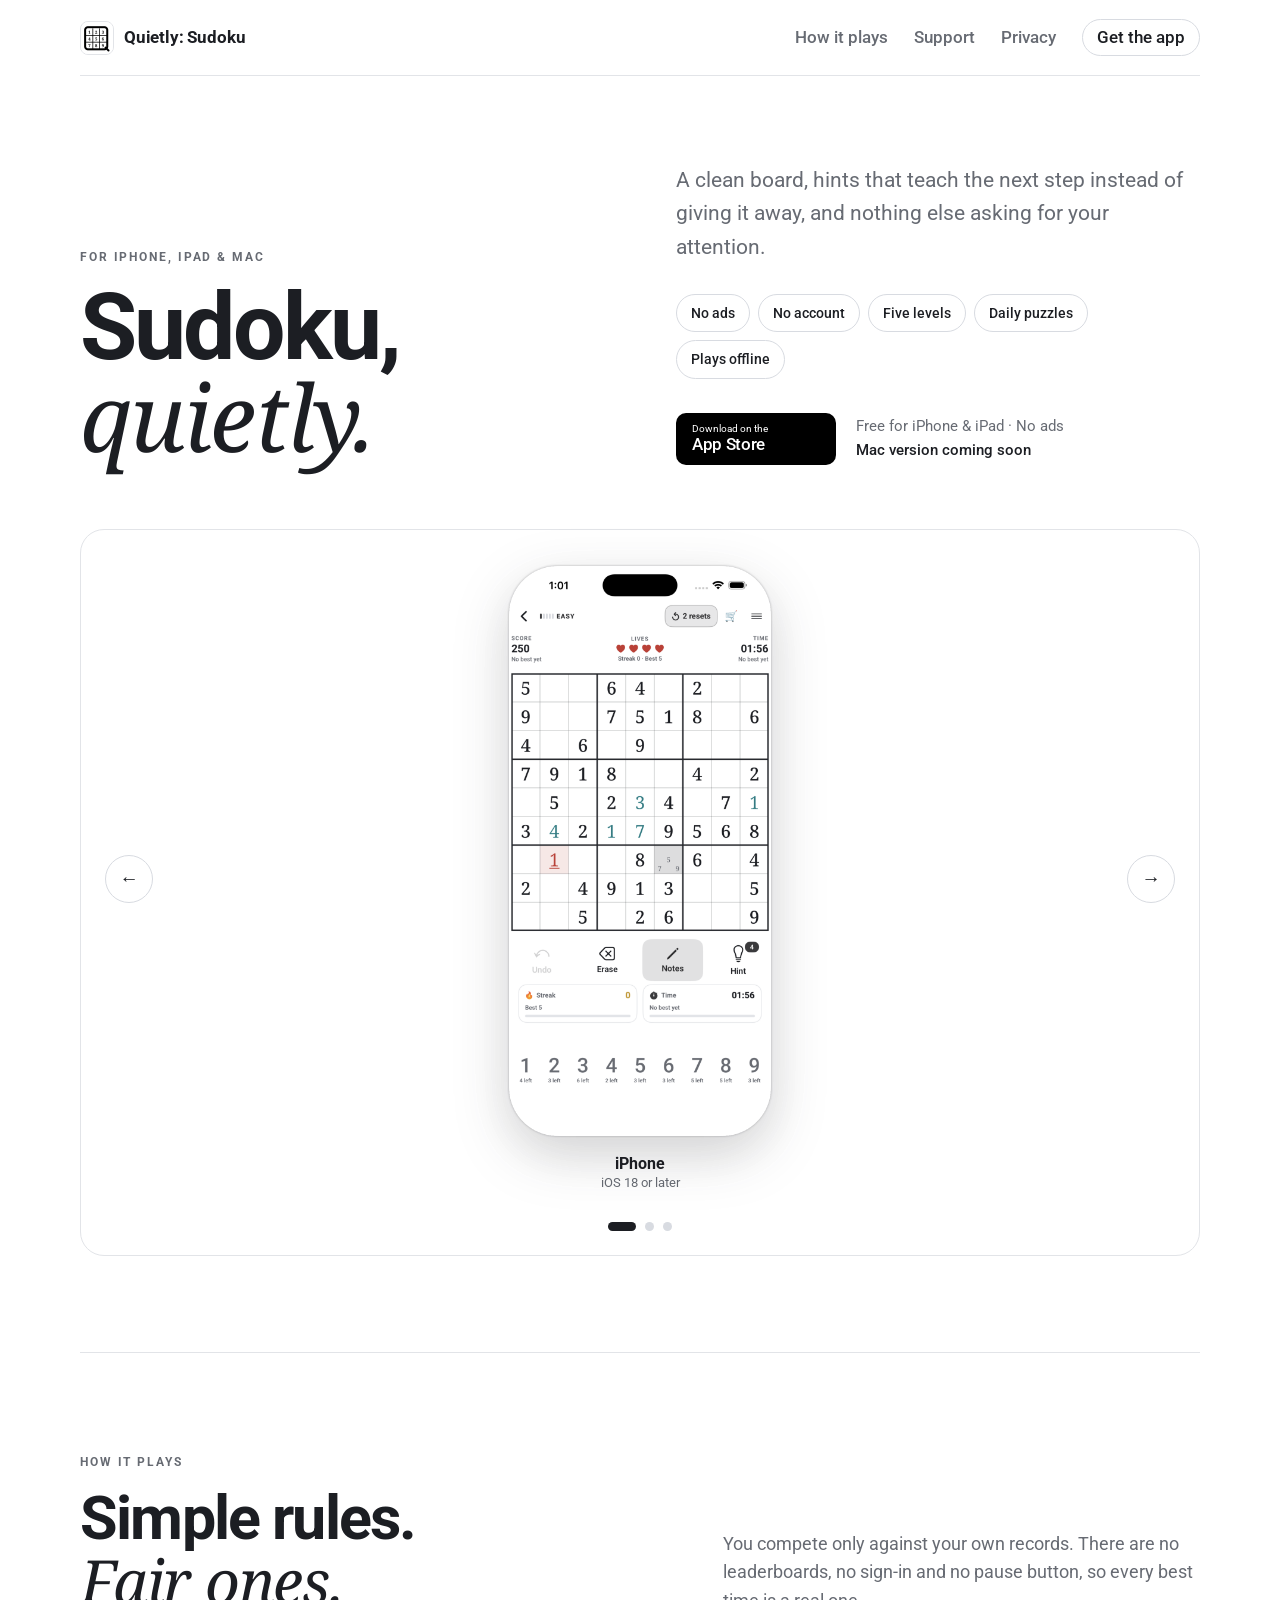
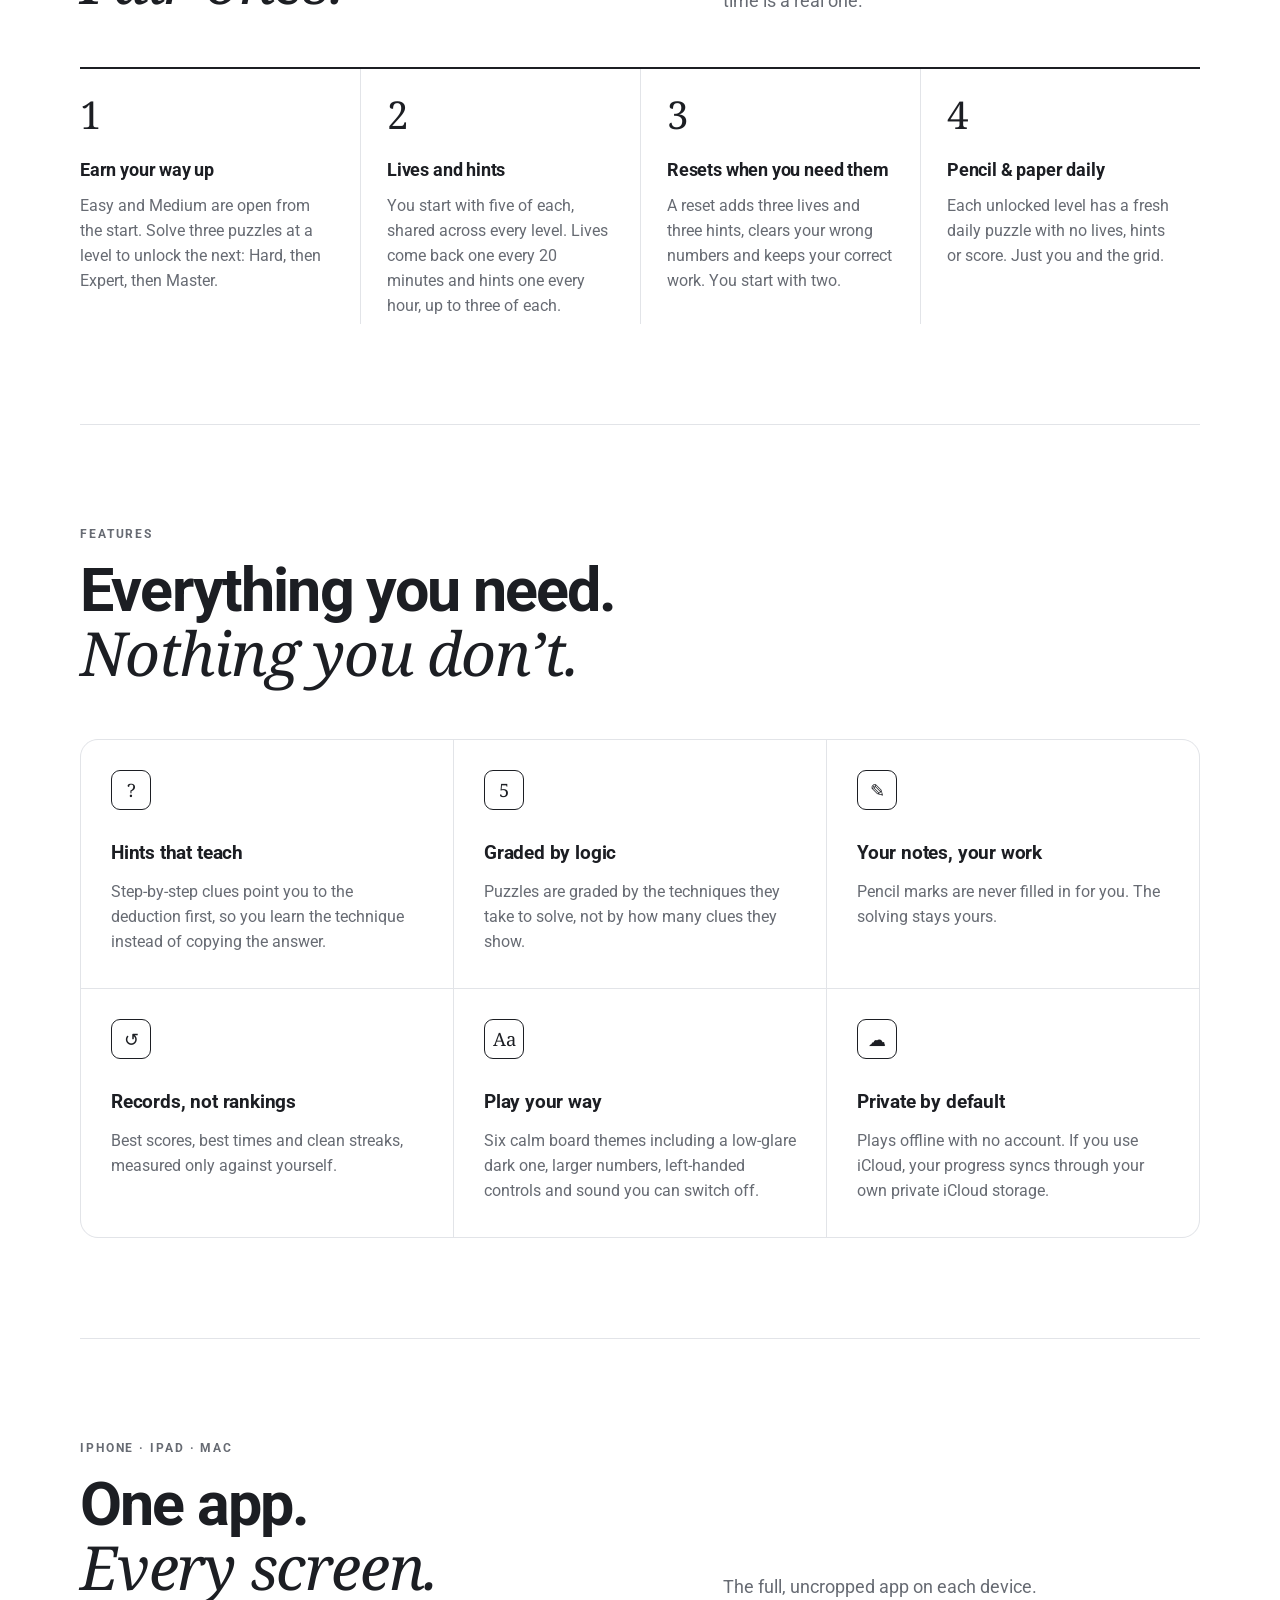
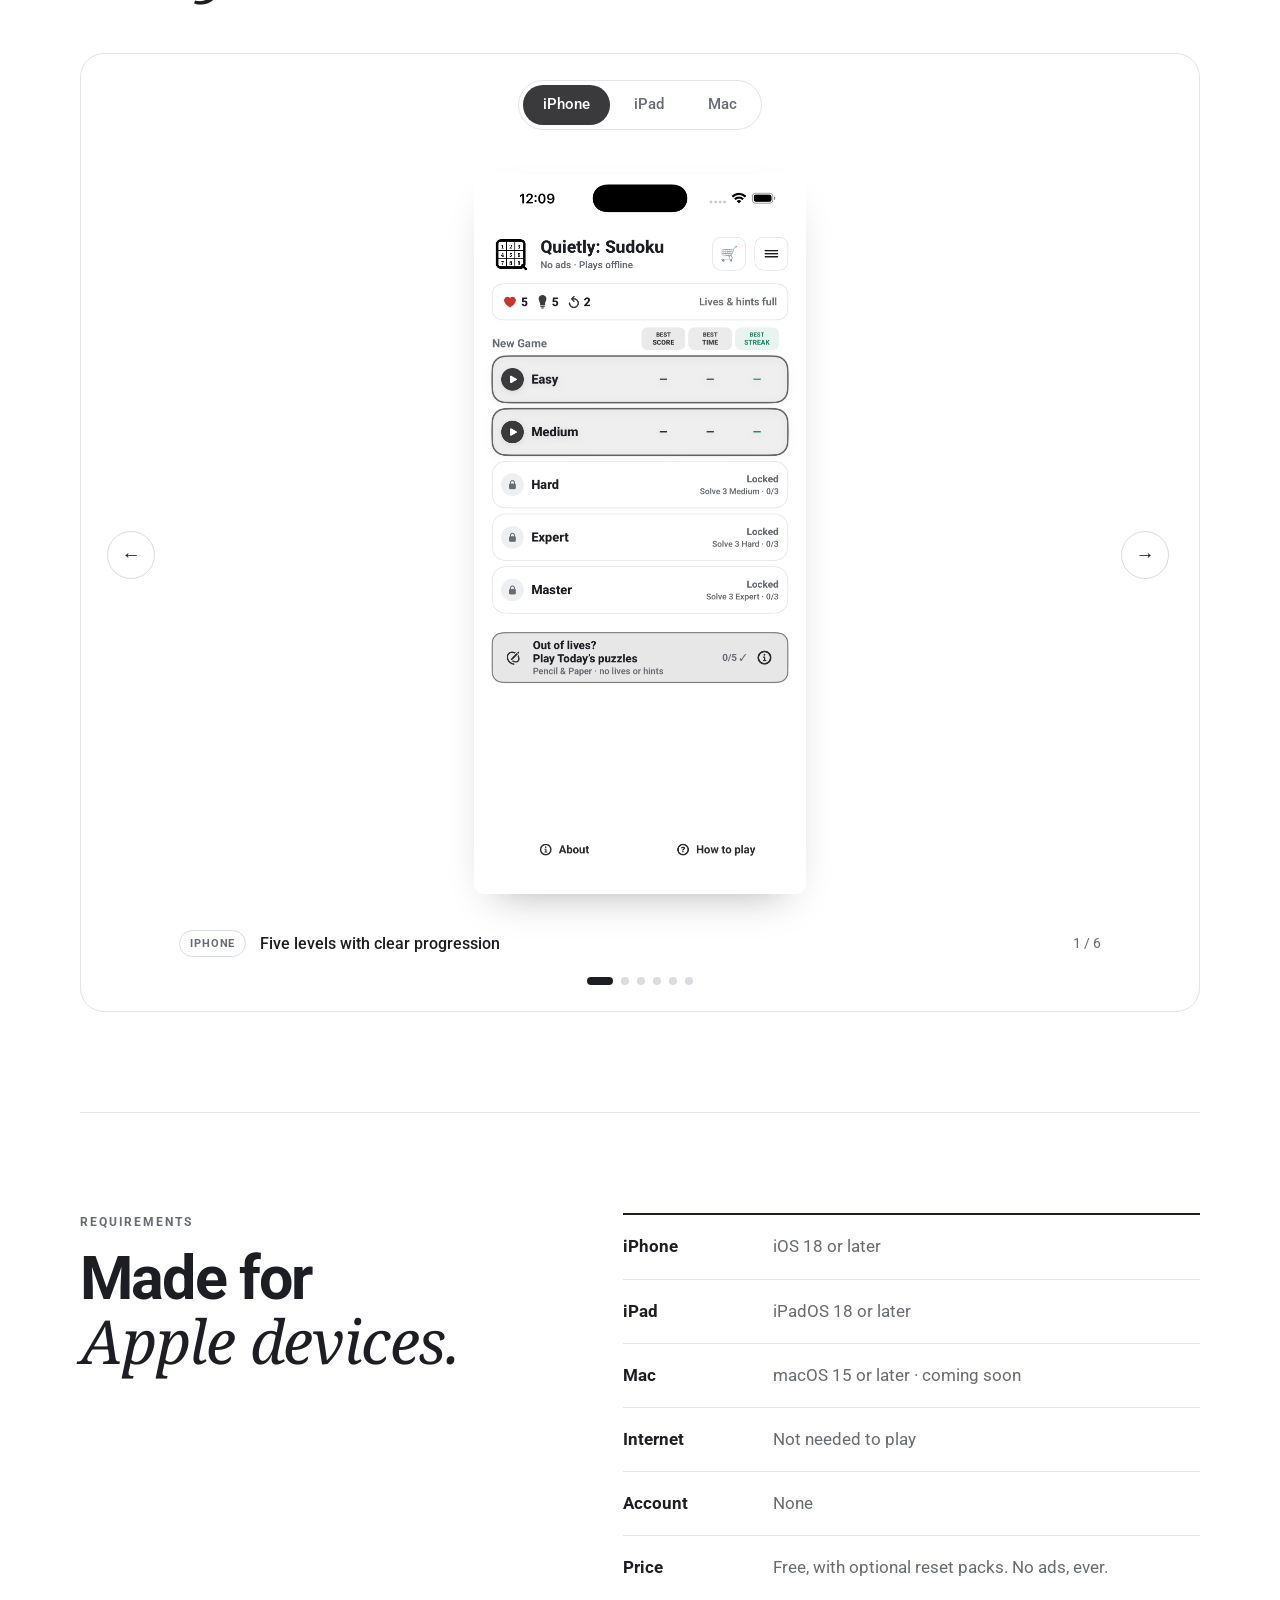
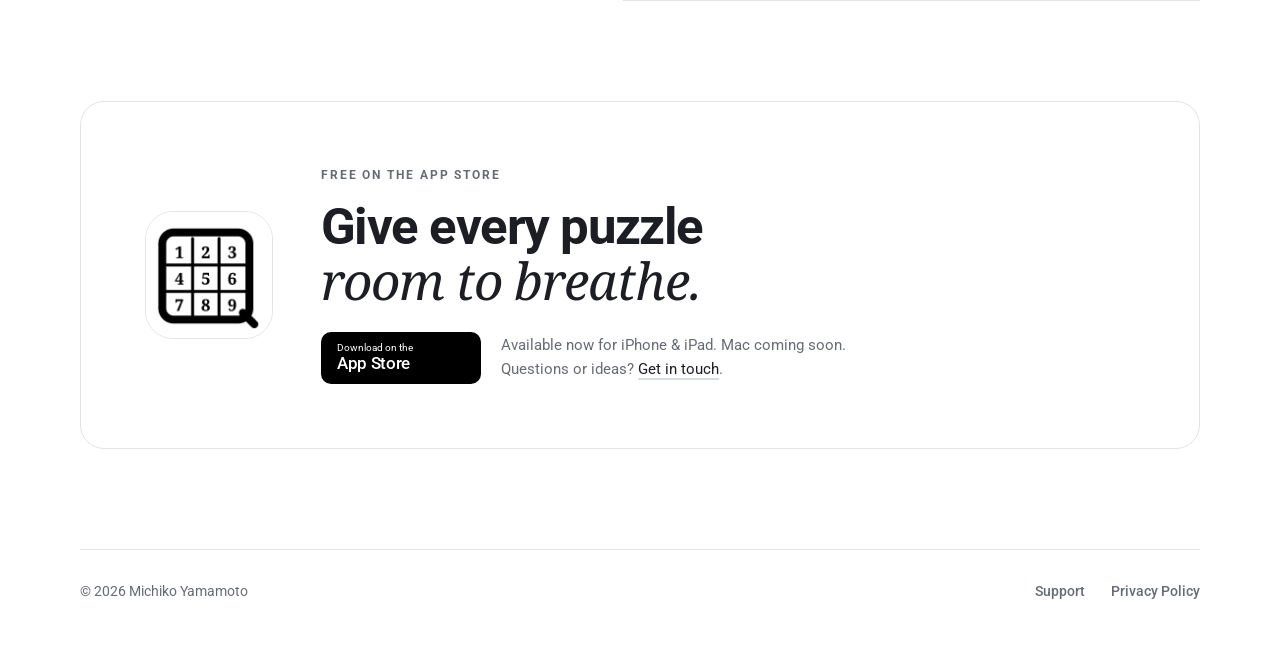
<file: index.html>
<!doctype html>
<html lang="en">
<head>
  <meta charset="utf-8">
  <meta name="viewport" content="width=device-width, initial-scale=1">
  <title>Quietly: Sudoku — calm, ad-free Sudoku for iPhone and iPad</title>
  <meta name="description" content="A calm Sudoku for iPhone and iPad, with Mac coming soon. Five levels, daily puzzles, hints that teach the next step, and no ads.">
  <meta name="theme-color" content="#FFFFFF">
  <meta name="apple-itunes-app" content="app-id=6821949804">
  <link rel="canonical" href="https://astronomiku.github.io/QuietlySudoku/">
  <meta property="og:title" content="Quietly: Sudoku">
  <meta property="og:description" content="Calm puzzles, thoughtful hints. No ads, no accounts, no noise.">
  <meta property="og:type" content="website">
  <meta property="og:url" content="https://astronomiku.github.io/QuietlySudoku/">
  <meta property="og:image" content="https://astronomiku.github.io/QuietlySudoku/assets/gameplay.jpg">
  <meta property="og:image:width" content="2560">
  <meta property="og:image:height" content="1600">
  <meta name="twitter:card" content="summary_large_image">
  <link rel="icon" href="assets/quietly-mark.png">
  <link rel="apple-touch-icon" href="assets/quietly-mark.png">
  <link rel="preconnect" href="https://fonts.googleapis.com">
  <link rel="preconnect" href="https://fonts.gstatic.com" crossorigin>
  <link rel="stylesheet" href="https://fonts.googleapis.com/css2?family=Noto+Serif:ital,wght@0,400;0,600;1,400&family=Roboto:wght@400;500;700&display=swap">
  <link rel="stylesheet" href="styles.css">
  <script type="application/ld+json">
  {"@context":"https://schema.org","@type":"SoftwareApplication","name":"Quietly: Sudoku","operatingSystem":"iOS 18, iPadOS 18","applicationCategory":"GameApplication","description":"A calm, ad-free Sudoku with five levels, daily puzzles and hints that teach the next step.","url":"https://astronomiku.github.io/QuietlySudoku/","downloadUrl":"https://apps.apple.com/us/app/quietly-sudoku/id6821949804","image":"https://astronomiku.github.io/QuietlySudoku/assets/quietly-mark.png","offers":{"@type":"Offer","price":"0","priceCurrency":"USD"},"author":{"@type":"Person","name":"Michiko Yamamoto"}}
  </script>
</head>
<body>
  <nav class="shell" aria-label="Main">
    <a class="brand" href="./"><img src="assets/quietly-mark.png" alt=""><span>Quietly: Sudoku</span></a>
    <div><a class="nav-how" href="#how">How it plays</a><a href="support/">Support</a><a href="privacy/">Privacy</a><a class="nav-get" href="https://apps.apple.com/us/app/quietly-sudoku/id6821949804">Get the app</a></div>
  </nav>

  <main>
    <header class="hero shell">
      <div class="hero-copy">
        <div>
          <p class="eyebrow">For iPhone, iPad &amp; Mac</p>
          <h1>Sudoku,<br><em>quietly.</em></h1>
        </div>
        <div>
          <p class="lede">A clean board, hints that teach the next step instead of giving it away, and nothing else asking for your attention.</p>
          <ul class="pills" aria-label="Highlights">
            <li>No ads</li><li>No account</li><li>Five levels</li><li>Daily puzzles</li><li>Plays offline</li>
          </ul>
          <div class="cta"><a class="store-badge" href="https://apps.apple.com/us/app/quietly-sudoku/id6821949804" aria-label="Download Quietly: Sudoku for iPhone and iPad on the App Store"><span><small>Download on the</small>App Store</span></a><span>Free for iPhone &amp; iPad · No ads<br><span class="soon-note">Mac version coming soon</span></span></div>
        </div>
      </div>

      <div class="device-carousel" aria-roledescription="carousel" aria-label="Quietly: Sudoku on each device" tabindex="0">
        <div class="device-stage">
          <button class="device-arrow device-previous" type="button" aria-label="Previous device">←</button>
          <figure class="device iphone" data-device="iPhone">
            <img src="assets/screenshots/iphone-game.png" alt="A Sudoku game with notes in Quietly: Sudoku on iPhone" width="880" height="1912" decoding="async">
            <figcaption><strong>iPhone</strong><span>iOS 18 or later</span></figcaption>
          </figure>
          <figure class="device ipad" data-device="iPad" hidden>
            <img src="assets/screenshots/ipad-game.png" alt="An Easy puzzle in Quietly: Sudoku on iPad with teal player entries" width="1102" height="1427" decoding="async">
            <figcaption><strong>iPad</strong><span>iPadOS 18 or later</span></figcaption>
          </figure>
          <figure class="device mac" data-device="Mac" hidden>
            <img src="assets/screenshots/mac-game.png" alt="Preview of a Sudoku game in Quietly: Sudoku for Mac" width="2360" height="1696" decoding="async">
            <figcaption><strong>Mac <em class="soon-tag">Coming soon</em></strong><span>macOS 15 or later</span></figcaption>
          </figure>
          <button class="device-arrow device-next" type="button" aria-label="Next device">→</button>
        </div>
        <div class="device-dots" role="group" aria-label="Choose a device">
          <button class="active" type="button" data-device-index="0" aria-label="Show iPhone" aria-current="true"></button>
          <button type="button" data-device-index="1" aria-label="Show iPad" aria-current="false"></button>
          <button type="button" data-device-index="2" aria-label="Show Mac" aria-current="false"></button>
        </div>
      </div>
    </header>

    <section class="section shell" id="how" aria-labelledby="how-title">
      <div class="section-heading">
        <div><p class="eyebrow">How it plays</p><h2 id="how-title">Simple rules.<br><em>Fair ones.</em></h2></div>
        <p>You compete only against your own records. There are no leaderboards, no sign-in and no pause button, so every best time is a real one.</p>
      </div>
      <ol class="steps">
        <li><h3>Earn your way up</h3><p>Easy and Medium are open from the start. Solve three puzzles at a level to unlock the next: Hard, then Expert, then Master.</p></li>
        <li><h3>Lives and hints</h3><p>You start with five of each, shared across every level. Lives come back one every 20 minutes and hints one every hour, up to three of each.</p></li>
        <li><h3>Resets when you need them</h3><p>A reset adds three lives and three hints, clears your wrong numbers and keeps your correct work. You start with two.</p></li>
        <li><h3>Pencil &amp; paper daily</h3><p>Each unlocked level has a fresh daily puzzle with no lives, hints or score. Just you and the grid.</p></li>
      </ol>
    </section>

    <section class="section shell" aria-labelledby="features-title">
      <div class="section-heading solo">
        <div><p class="eyebrow">Features</p><h2 id="features-title">Everything you need.<br><em>Nothing you don’t.</em></h2></div>
      </div>
      <div class="feature-grid">
        <article><span class="glyph" aria-hidden="true">?</span><h3>Hints that teach</h3><p>Step-by-step clues point you to the deduction first, so you learn the technique instead of copying the answer.</p></article>
        <article><span class="glyph" aria-hidden="true">5</span><h3>Graded by logic</h3><p>Puzzles are graded by the techniques they take to solve, not by how many clues they show.</p></article>
        <article><span class="glyph" aria-hidden="true">✎</span><h3>Your notes, your work</h3><p>Pencil marks are never filled in for you. The solving stays yours.</p></article>
        <article><span class="glyph" aria-hidden="true">↺</span><h3>Records, not rankings</h3><p>Best scores, best times and clean streaks, measured only against yourself.</p></article>
        <article><span class="glyph" aria-hidden="true">Aa</span><h3>Play your way</h3><p>Six calm board themes including a low-glare dark one, larger numbers, left-handed controls and sound you can switch off.</p></article>
        <article><span class="glyph" aria-hidden="true">☁</span><h3>Private by default</h3><p>Plays offline with no account. If you use iCloud, your progress syncs through your own private iCloud storage.</p></article>
      </div>
    </section>

    <section class="section shell" aria-labelledby="gallery-title">
      <div class="section-heading">
        <div><p class="eyebrow">iPhone · iPad · Mac</p><h2 id="gallery-title">One app.<br><em>Every screen.</em></h2></div>
        <p>The full, uncropped app on each device.</p>
      </div>

      <div class="carousel" aria-roledescription="carousel" aria-label="Quietly: Sudoku screenshots" tabindex="0">
        <div class="carousel-tabs" role="group" aria-label="Choose a device">
          <button class="active" type="button" data-platform="iPhone">iPhone</button>
          <button type="button" data-platform="iPad">iPad</button>
          <button type="button" data-platform="Mac">Mac</button>
        </div>
        <div class="carousel-stage">
          <button class="carousel-arrow previous" type="button" aria-label="Previous screenshot">←</button>
          <figure>
            <div class="carousel-image"><img src="assets/screenshots/iphone-home.png" alt="Quietly: Sudoku home screen on iPhone showing five difficulty levels" decoding="async"></div>
            <figcaption><span class="carousel-platform">iPhone</span><strong class="carousel-title">Five levels with clear progression</strong><small class="carousel-count" aria-live="polite">1 / 6</small></figcaption>
          </figure>
          <button class="carousel-arrow next" type="button" aria-label="Next screenshot">→</button>
        </div>
        <div class="carousel-dots" role="group" aria-label="Choose a screenshot"></div>
      </div>
    </section>

    <section class="section shell requirements" aria-labelledby="requirements-title">
      <div><p class="eyebrow">Requirements</p><h2 id="requirements-title">Made for<br><em>Apple devices.</em></h2></div>
      <ul>
        <li><strong>iPhone</strong><span>iOS 18 or later</span></li>
        <li><strong>iPad</strong><span>iPadOS 18 or later</span></li>
        <li><strong>Mac</strong><span>macOS 15 or later · coming soon</span></li>
        <li><strong>Internet</strong><span>Not needed to play</span></li>
        <li><strong>Account</strong><span>None</span></li>
        <li><strong>Price</strong><span>Free, with optional reset packs. No ads, ever.</span></li>
      </ul>
    </section>

    <section class="closing shell">
      <img src="assets/quietly-mark.png" alt="Quietly: Sudoku app icon">
      <div>
        <p class="eyebrow">Free on the App Store</p>
        <h2>Give every puzzle<br><em>room to breathe.</em></h2>
        <div class="cta"><a class="store-badge" href="https://apps.apple.com/us/app/quietly-sudoku/id6821949804" aria-label="Download Quietly: Sudoku for iPhone and iPad on the App Store"><span><small>Download on the</small>App Store</span></a><span>Available now for iPhone &amp; iPad. Mac coming soon.<br>Questions or ideas? <a href="support/">Get in touch</a>.</span></div>
      </div>
    </section>
  </main>

  <footer class="shell"><span>© 2026 Michiko Yamamoto</span><div><a href="support/">Support</a><a href="privacy/">Privacy Policy</a></div></footer>
  <script src="carousel.js"></script>
</body>
</html>
</file>
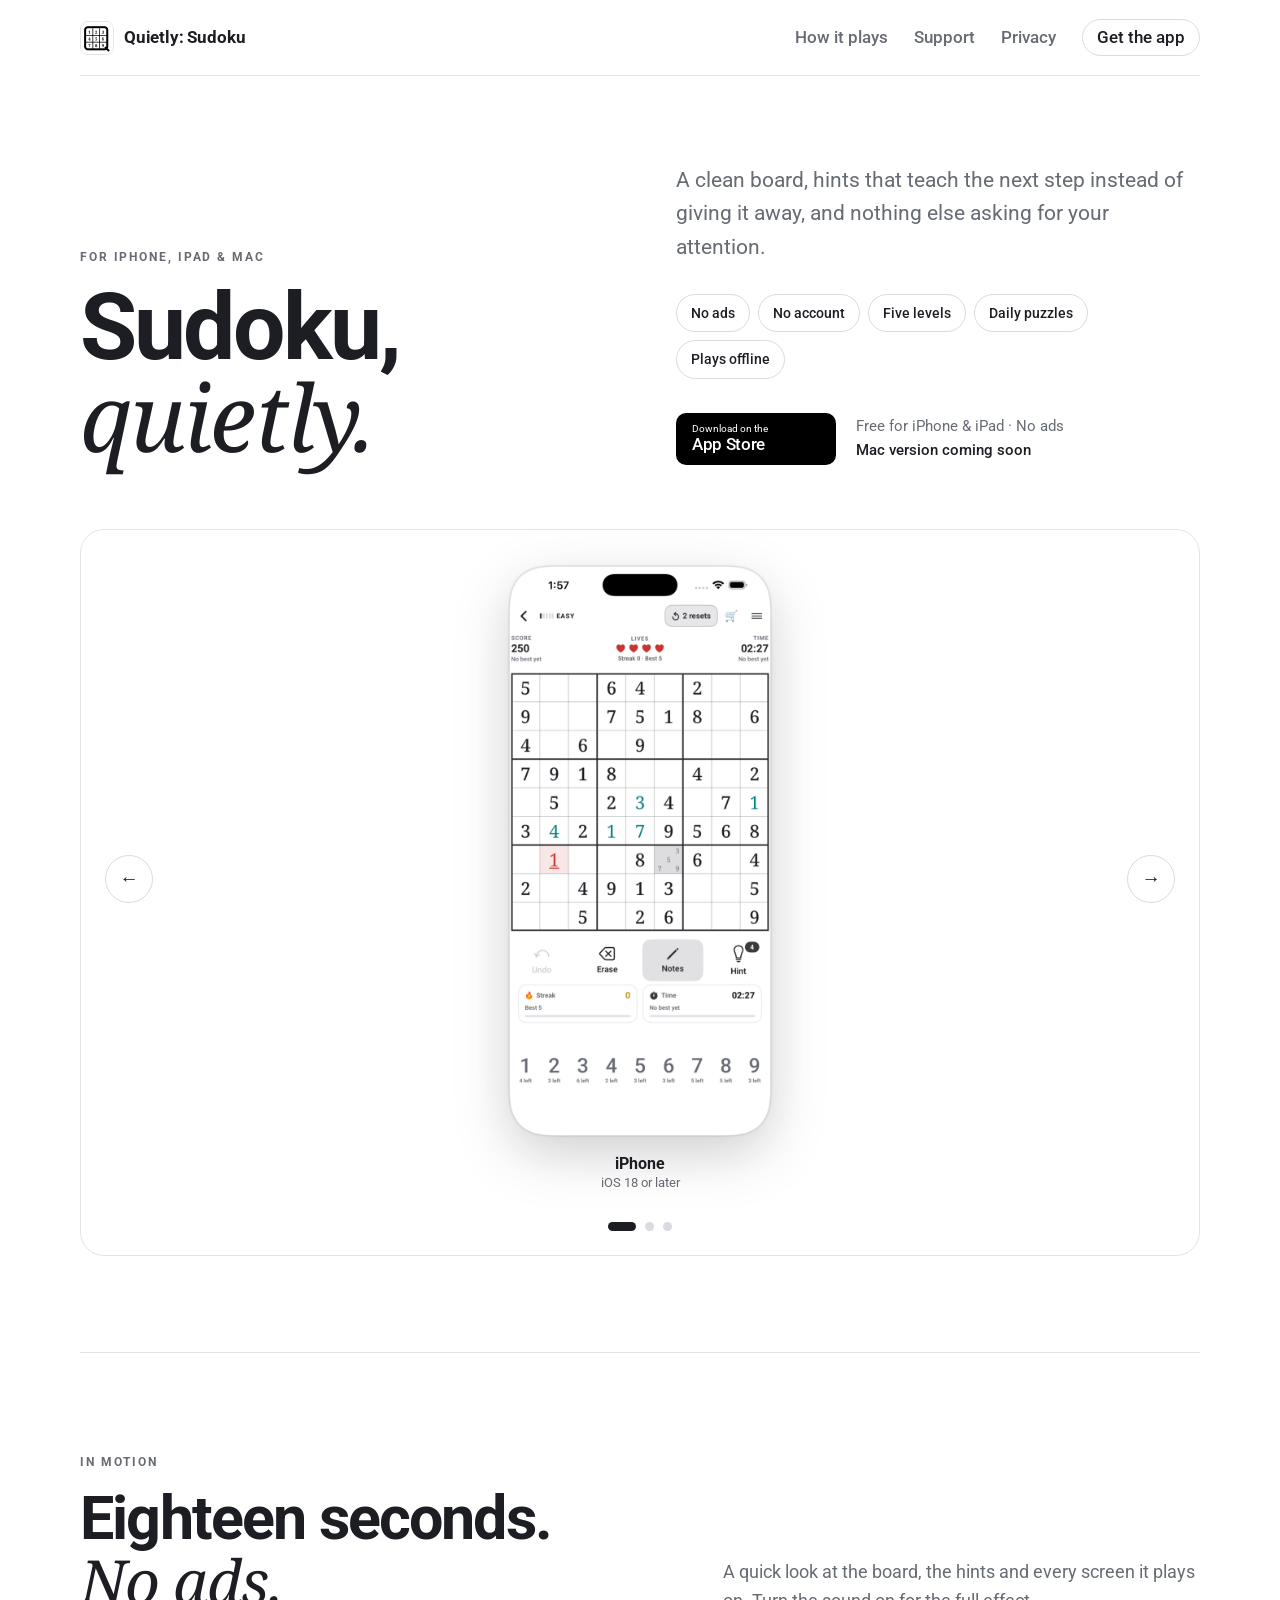
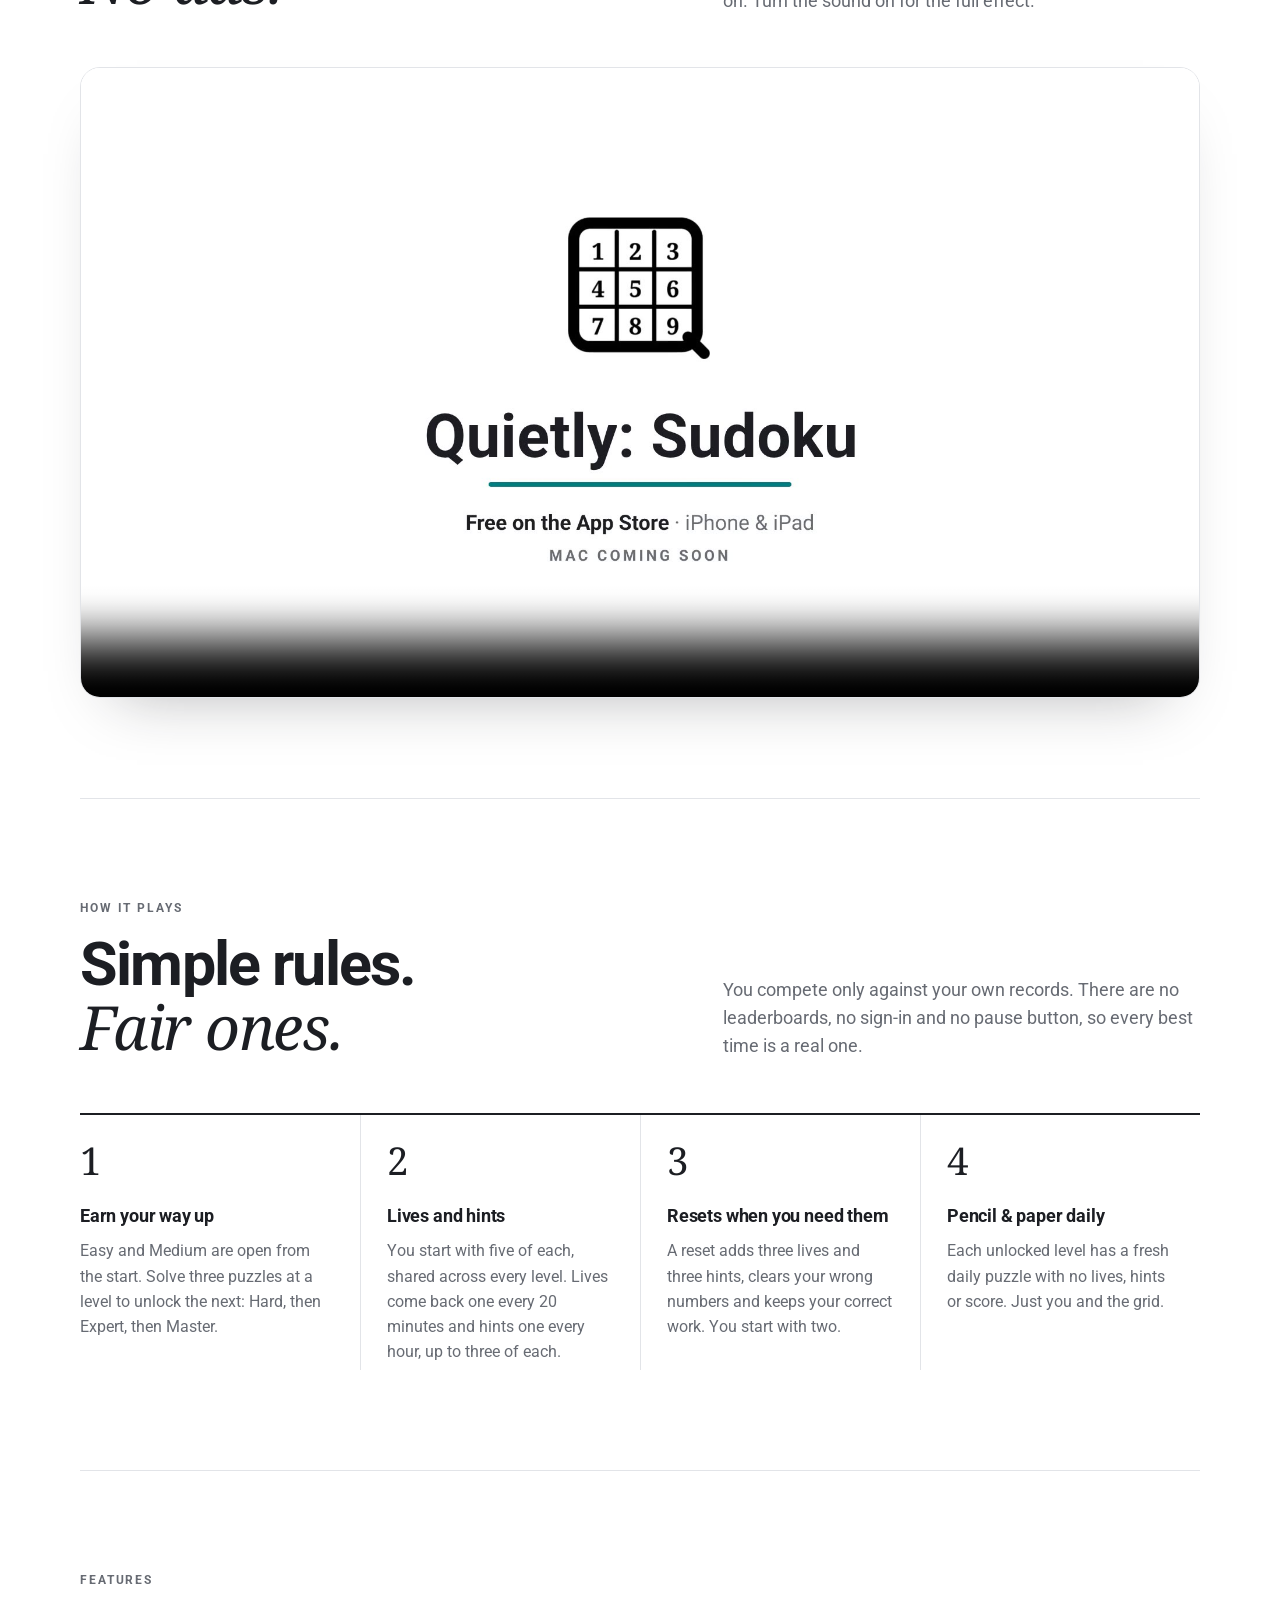
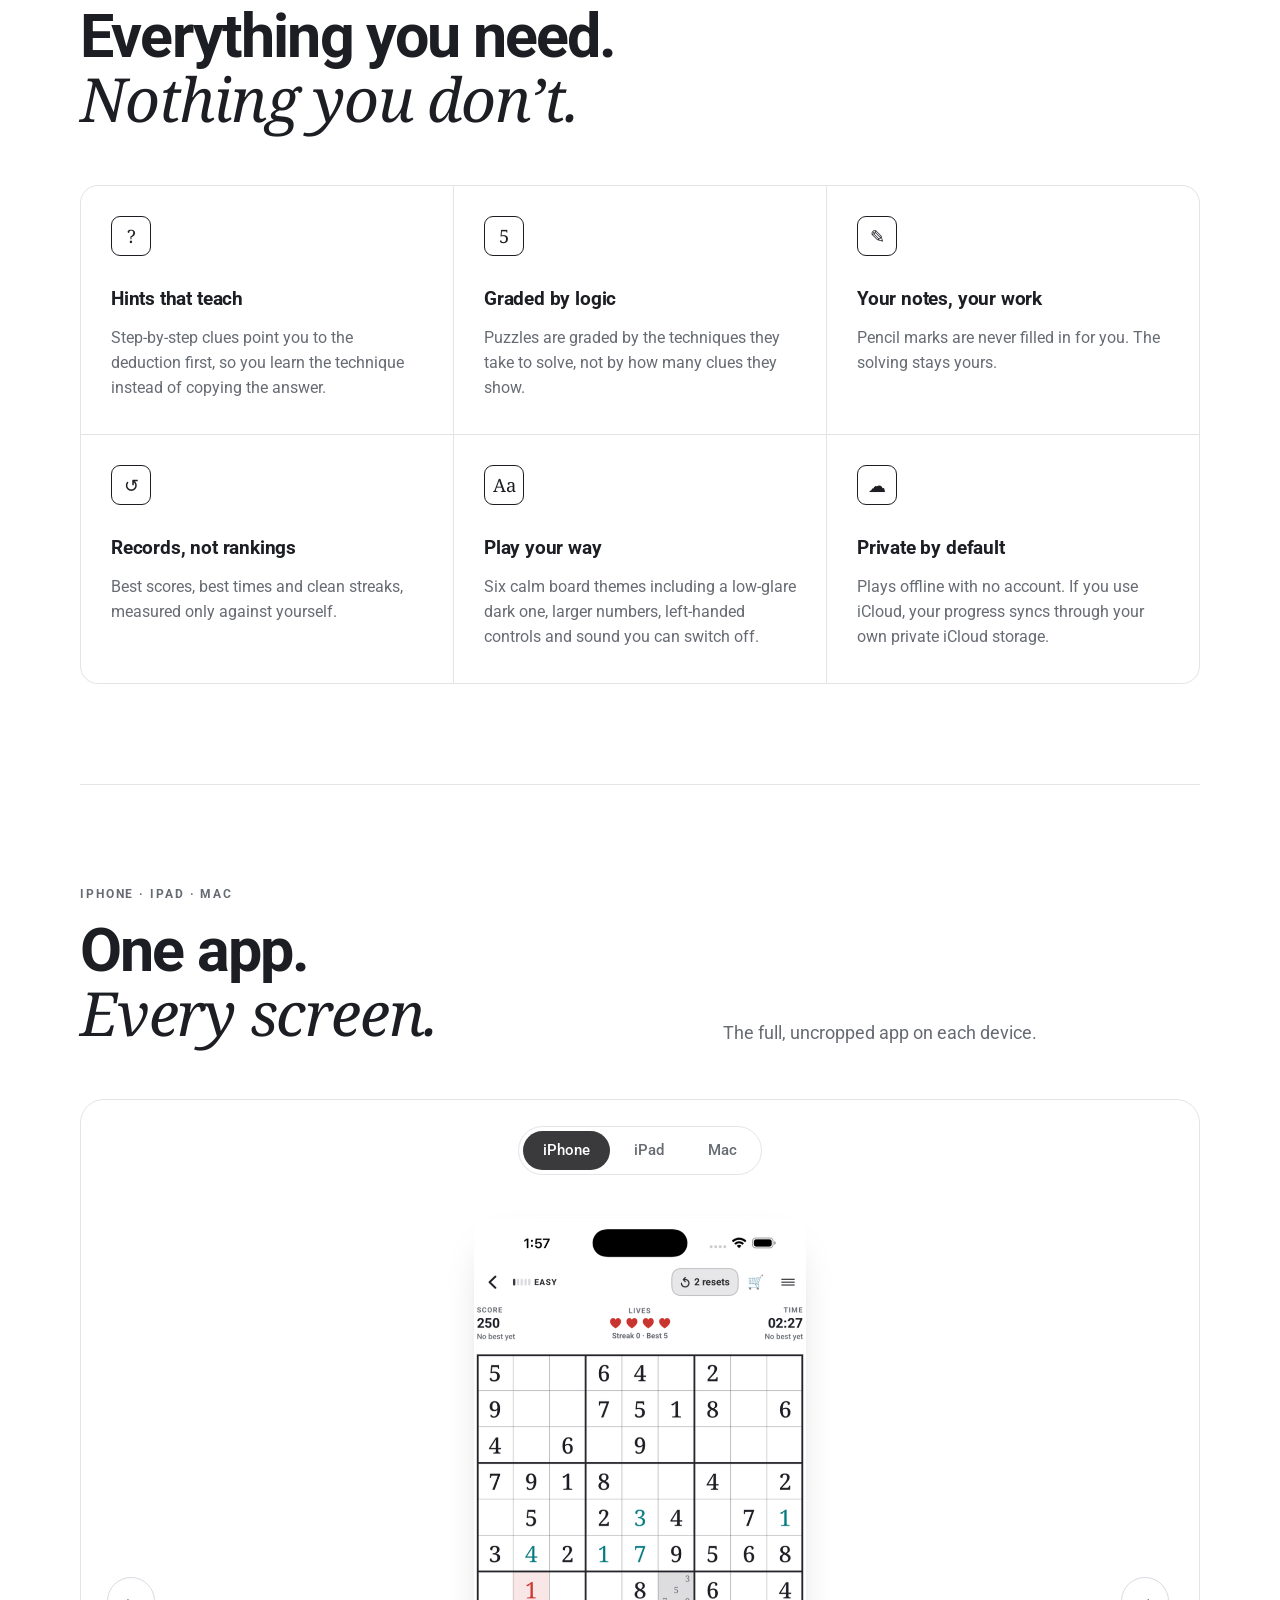
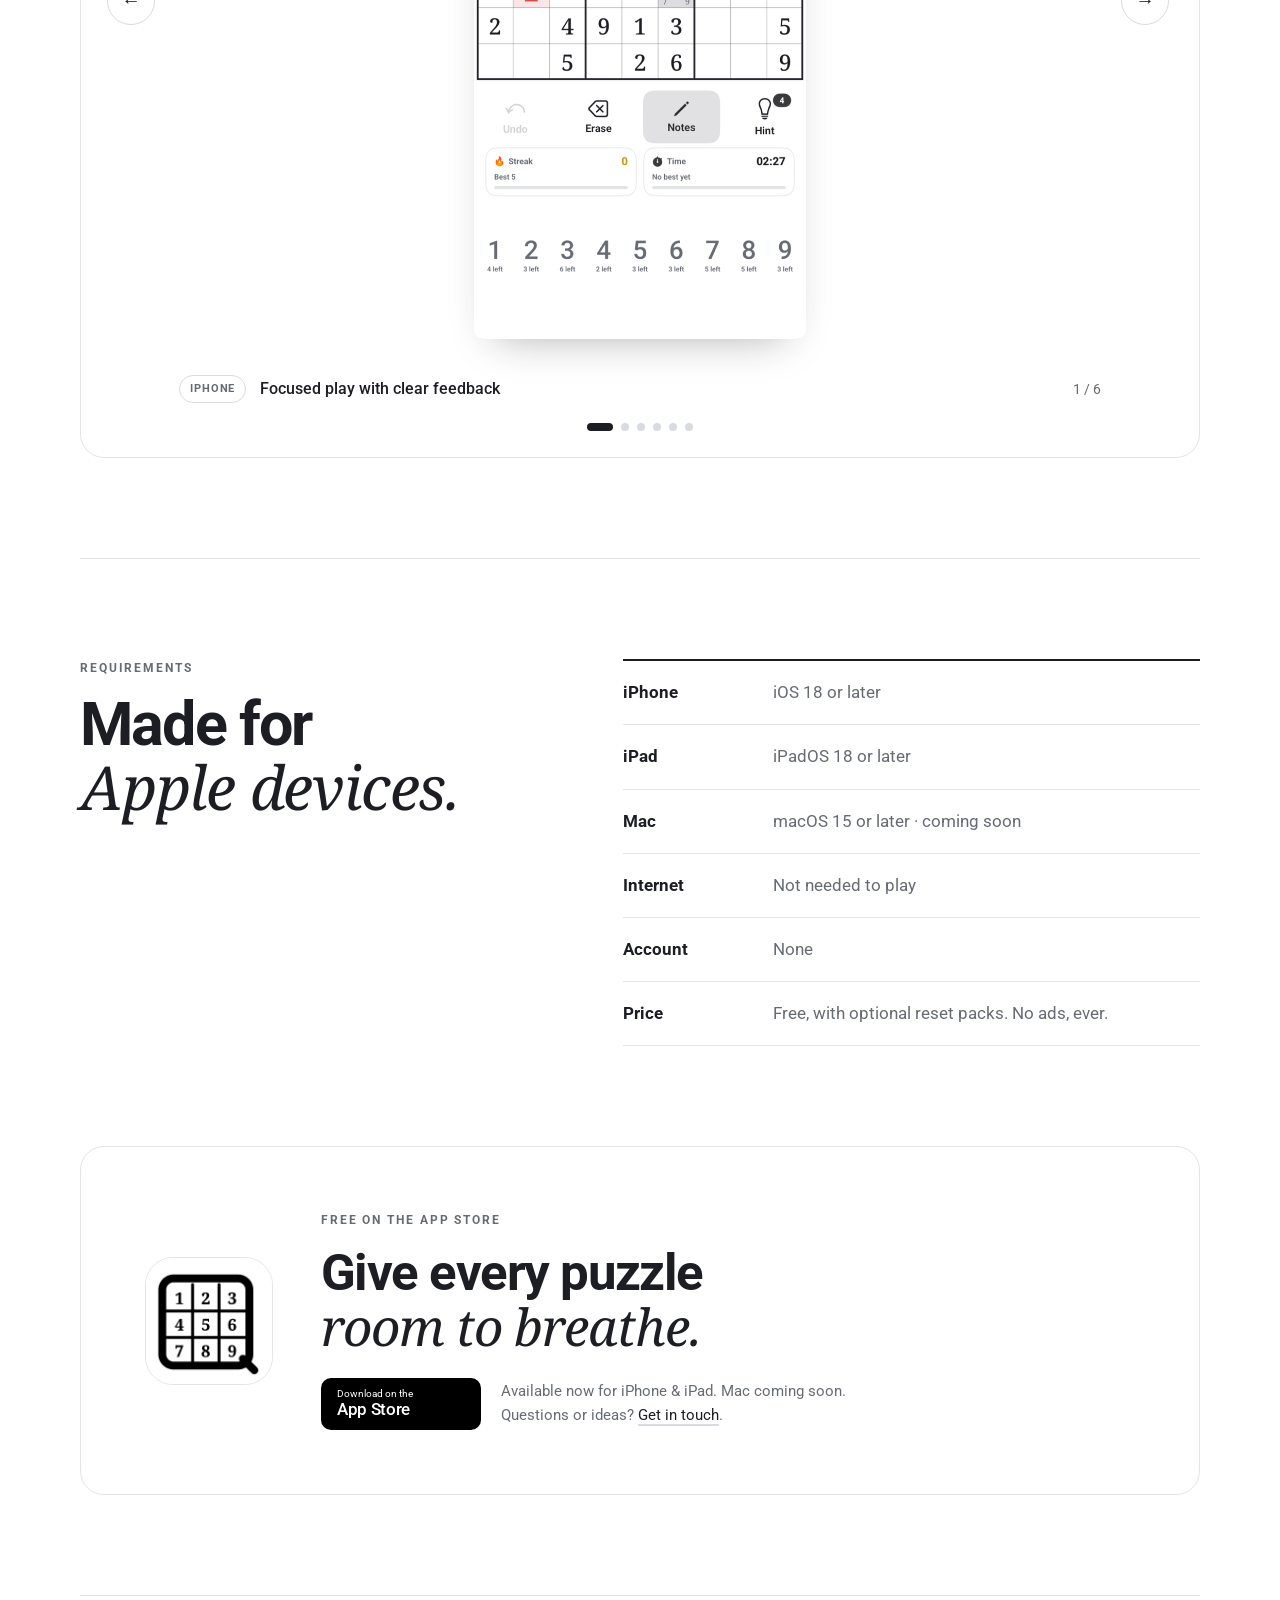
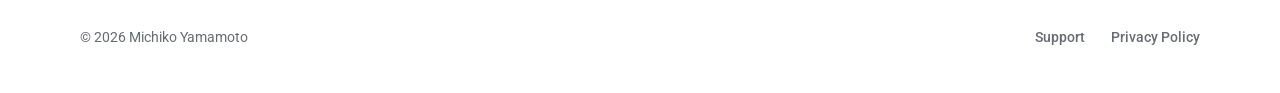
<file: docs/index.html>
<!doctype html>
<html lang="en">
<head>
  <meta charset="utf-8">
  <meta name="viewport" content="width=device-width, initial-scale=1">
  <title>Quietly: Sudoku — calm, ad-free Sudoku for iPhone and iPad</title>
  <meta name="description" content="A calm Sudoku for iPhone and iPad, with Mac coming soon. Five levels, daily puzzles, hints that teach the next step, and no ads.">
  <meta name="theme-color" content="#FFFFFF">
  <meta name="apple-itunes-app" content="app-id=6821949804">
  <link rel="canonical" href="https://astronomiku.github.io/QuietlySudoku/">
  <meta property="og:title" content="Quietly: Sudoku">
  <meta property="og:description" content="Calm puzzles, thoughtful hints. No ads, no accounts, no noise.">
  <meta property="og:type" content="website">
  <meta property="og:url" content="https://astronomiku.github.io/QuietlySudoku/">
  <meta property="og:image" content="https://astronomiku.github.io/QuietlySudoku/assets/gameplay.jpg">
  <meta property="og:image:width" content="2560">
  <meta property="og:image:height" content="1600">
  <meta name="twitter:card" content="summary_large_image">
  <link rel="icon" href="assets/quietly-mark.png">
  <link rel="apple-touch-icon" href="assets/quietly-mark.png">
  <link rel="preconnect" href="https://fonts.googleapis.com">
  <link rel="preconnect" href="https://fonts.gstatic.com" crossorigin>
  <link rel="stylesheet" href="https://fonts.googleapis.com/css2?family=Noto+Serif:ital,wght@0,400;0,600;1,400&family=Roboto:wght@400;500;700&display=swap">
  <link rel="stylesheet" href="styles.css">
  <script type="application/ld+json">
  {"@context":"https://schema.org","@type":"SoftwareApplication","name":"Quietly: Sudoku","operatingSystem":"iOS 18, iPadOS 18","applicationCategory":"GameApplication","description":"A calm, ad-free Sudoku with five levels, daily puzzles and hints that teach the next step.","url":"https://astronomiku.github.io/QuietlySudoku/","downloadUrl":"https://apps.apple.com/us/app/quietly-sudoku/id6821949804","image":"https://astronomiku.github.io/QuietlySudoku/assets/quietly-mark.png","offers":{"@type":"Offer","price":"0","priceCurrency":"USD"},"author":{"@type":"Person","name":"Michiko Yamamoto"}}
  </script>
</head>
<body>
  <nav class="shell" aria-label="Main">
    <a class="brand" href="./"><img src="assets/quietly-mark.png" alt=""><span>Quietly: Sudoku</span></a>
    <div><a class="nav-how" href="#how">How it plays</a><a href="support/">Support</a><a href="privacy/">Privacy</a><a class="nav-get" href="https://apps.apple.com/us/app/quietly-sudoku/id6821949804">Get the app</a></div>
  </nav>

  <main>
    <header class="hero shell">
      <div class="hero-copy">
        <div>
          <p class="eyebrow">For iPhone, iPad &amp; Mac</p>
          <h1>Sudoku,<br><em>quietly.</em></h1>
        </div>
        <div>
          <p class="lede">A clean board, hints that teach the next step instead of giving it away, and nothing else asking for your attention.</p>
          <ul class="pills" aria-label="Highlights">
            <li>No ads</li><li>No account</li><li>Five levels</li><li>Daily puzzles</li><li>Plays offline</li>
          </ul>
          <div class="cta"><a class="store-badge" href="https://apps.apple.com/us/app/quietly-sudoku/id6821949804" aria-label="Download Quietly: Sudoku for iPhone and iPad on the App Store"><span><small>Download on the</small>App Store</span></a><span>Free for iPhone &amp; iPad · No ads<br><span class="soon-note">Mac version coming soon</span></span></div>
        </div>
      </div>

      <div class="device-carousel" aria-roledescription="carousel" aria-label="Quietly: Sudoku on each device" tabindex="0">
        <div class="device-stage">
          <button class="device-arrow device-previous" type="button" aria-label="Previous device">←</button>
          <figure class="device iphone" data-device="iPhone">
            <img src="assets/screenshots/iphone-ios-game.png" alt="A complete Sudoku game screen in Quietly: Sudoku on iPhone" width="644" height="1400" decoding="async">
            <figcaption><strong>iPhone</strong><span>iOS 18 or later</span></figcaption>
          </figure>
          <figure class="device ipad" data-device="iPad" hidden>
            <img src="assets/screenshots/ipad-ios-game.png" alt="A complete Sudoku game screen in Quietly: Sudoku on iPad" width="1400" height="1050" decoding="async">
            <figcaption><strong>iPad</strong><span>iPadOS 18 or later</span></figcaption>
          </figure>
          <figure class="device mac" data-device="Mac" hidden>
            <img src="assets/screenshots/mac-game.png" alt="Preview of a Sudoku game in Quietly: Sudoku for Mac" width="2360" height="1696" decoding="async">
            <figcaption><strong>Mac <em class="soon-tag">Coming soon</em></strong><span>macOS 15 or later</span></figcaption>
          </figure>
          <button class="device-arrow device-next" type="button" aria-label="Next device">→</button>
        </div>
        <div class="device-dots" role="group" aria-label="Choose a device">
          <button class="active" type="button" data-device-index="0" aria-label="Show iPhone" aria-current="true"></button>
          <button type="button" data-device-index="1" aria-label="Show iPad" aria-current="false"></button>
          <button type="button" data-device-index="2" aria-label="Show Mac" aria-current="false"></button>
        </div>
      </div>
    </header>

    <section class="section shell showreel" aria-labelledby="showreel-title">
      <div class="section-heading">
        <div><p class="eyebrow">In motion</p><h2 id="showreel-title">Eighteen seconds.<br><em>No ads.</em></h2></div>
        <p>A quick look at the board, the hints and every screen it plays on. Turn the sound on for the full effect.</p>
      </div>
      <figure class="showreel-frame">
        <video id="showreel" src="assets/video/quietly-showreel.mp4" poster="assets/video/quietly-showreel-poster.jpg" width="1920" height="1080" autoplay muted loop playsinline controls preload="metadata" aria-label="Quietly: Sudoku showreel: the board builds itself, a hint solves a cell, and the app appears on Mac, iPad and iPhone"></video>
      </figure>
    </section>

    <section class="section shell" id="how" aria-labelledby="how-title">
      <div class="section-heading">
        <div><p class="eyebrow">How it plays</p><h2 id="how-title">Simple rules.<br><em>Fair ones.</em></h2></div>
        <p>You compete only against your own records. There are no leaderboards, no sign-in and no pause button, so every best time is a real one.</p>
      </div>
      <ol class="steps">
        <li><h3>Earn your way up</h3><p>Easy and Medium are open from the start. Solve three puzzles at a level to unlock the next: Hard, then Expert, then Master.</p></li>
        <li><h3>Lives and hints</h3><p>You start with five of each, shared across every level. Lives come back one every 20 minutes and hints one every hour, up to three of each.</p></li>
        <li><h3>Resets when you need them</h3><p>A reset adds three lives and three hints, clears your wrong numbers and keeps your correct work. You start with two.</p></li>
        <li><h3>Pencil &amp; paper daily</h3><p>Each unlocked level has a fresh daily puzzle with no lives, hints or score. Just you and the grid.</p></li>
      </ol>
    </section>

    <section class="section shell" aria-labelledby="features-title">
      <div class="section-heading solo">
        <div><p class="eyebrow">Features</p><h2 id="features-title">Everything you need.<br><em>Nothing you don’t.</em></h2></div>
      </div>
      <div class="feature-grid">
        <article><span class="glyph" aria-hidden="true">?</span><h3>Hints that teach</h3><p>Step-by-step clues point you to the deduction first, so you learn the technique instead of copying the answer.</p></article>
        <article><span class="glyph" aria-hidden="true">5</span><h3>Graded by logic</h3><p>Puzzles are graded by the techniques they take to solve, not by how many clues they show.</p></article>
        <article><span class="glyph" aria-hidden="true">✎</span><h3>Your notes, your work</h3><p>Pencil marks are never filled in for you. The solving stays yours.</p></article>
        <article><span class="glyph" aria-hidden="true">↺</span><h3>Records, not rankings</h3><p>Best scores, best times and clean streaks, measured only against yourself.</p></article>
        <article><span class="glyph" aria-hidden="true">Aa</span><h3>Play your way</h3><p>Six calm board themes including a low-glare dark one, larger numbers, left-handed controls and sound you can switch off.</p></article>
        <article><span class="glyph" aria-hidden="true">☁</span><h3>Private by default</h3><p>Plays offline with no account. If you use iCloud, your progress syncs through your own private iCloud storage.</p></article>
      </div>
    </section>

    <section class="section shell" aria-labelledby="gallery-title">
      <div class="section-heading">
        <div><p class="eyebrow">iPhone · iPad · Mac</p><h2 id="gallery-title">One app.<br><em>Every screen.</em></h2></div>
        <p>The full, uncropped app on each device.</p>
      </div>

      <div class="carousel" aria-roledescription="carousel" aria-label="Quietly: Sudoku screenshots" tabindex="0">
        <div class="carousel-tabs" role="group" aria-label="Choose a device">
          <button class="active" type="button" data-platform="iPhone">iPhone</button>
          <button type="button" data-platform="iPad">iPad</button>
          <button type="button" data-platform="Mac">Mac</button>
        </div>
        <div class="carousel-stage">
          <button class="carousel-arrow previous" type="button" aria-label="Previous screenshot">←</button>
          <figure>
            <div class="carousel-image"><img src="assets/screenshots/iphone-ios-game.png" alt="Quietly: Sudoku game board on iPhone with teal entries and a clearly marked mistake" decoding="async"></div>
            <figcaption><span class="carousel-platform">iPhone</span><strong class="carousel-title">Focused play with clear feedback</strong><small class="carousel-count" aria-live="polite">1 / 6</small></figcaption>
          </figure>
          <button class="carousel-arrow next" type="button" aria-label="Next screenshot">→</button>
        </div>
        <div class="carousel-dots" role="group" aria-label="Choose a screenshot"></div>
      </div>
    </section>

    <section class="section shell requirements" aria-labelledby="requirements-title">
      <div><p class="eyebrow">Requirements</p><h2 id="requirements-title">Made for<br><em>Apple devices.</em></h2></div>
      <ul>
        <li><strong>iPhone</strong><span>iOS 18 or later</span></li>
        <li><strong>iPad</strong><span>iPadOS 18 or later</span></li>
        <li><strong>Mac</strong><span>macOS 15 or later · coming soon</span></li>
        <li><strong>Internet</strong><span>Not needed to play</span></li>
        <li><strong>Account</strong><span>None</span></li>
        <li><strong>Price</strong><span>Free, with optional reset packs. No ads, ever.</span></li>
      </ul>
    </section>

    <section class="closing shell">
      <img src="assets/quietly-mark.png" alt="Quietly: Sudoku app icon">
      <div>
        <p class="eyebrow">Free on the App Store</p>
        <h2>Give every puzzle<br><em>room to breathe.</em></h2>
        <div class="cta"><a class="store-badge" href="https://apps.apple.com/us/app/quietly-sudoku/id6821949804" aria-label="Download Quietly: Sudoku for iPhone and iPad on the App Store"><span><small>Download on the</small>App Store</span></a><span>Available now for iPhone &amp; iPad. Mac coming soon.<br>Questions or ideas? <a href="support/">Get in touch</a>.</span></div>
      </div>
    </section>
  </main>

  <footer class="shell"><span>© 2026 Michiko Yamamoto</span><div><a href="support/">Support</a><a href="privacy/">Privacy Policy</a></div></footer>
  <script src="carousel.js"></script>
  <script>
    // Respect reduced-motion: no autoplay, the poster shows until the visitor presses play.
    (() => { const v = document.getElementById("showreel");
      if (v && window.matchMedia("(prefers-reduced-motion: reduce)").matches) { v.removeAttribute("autoplay"); v.pause(); } })();
  </script>
</body>
</html>
</file>
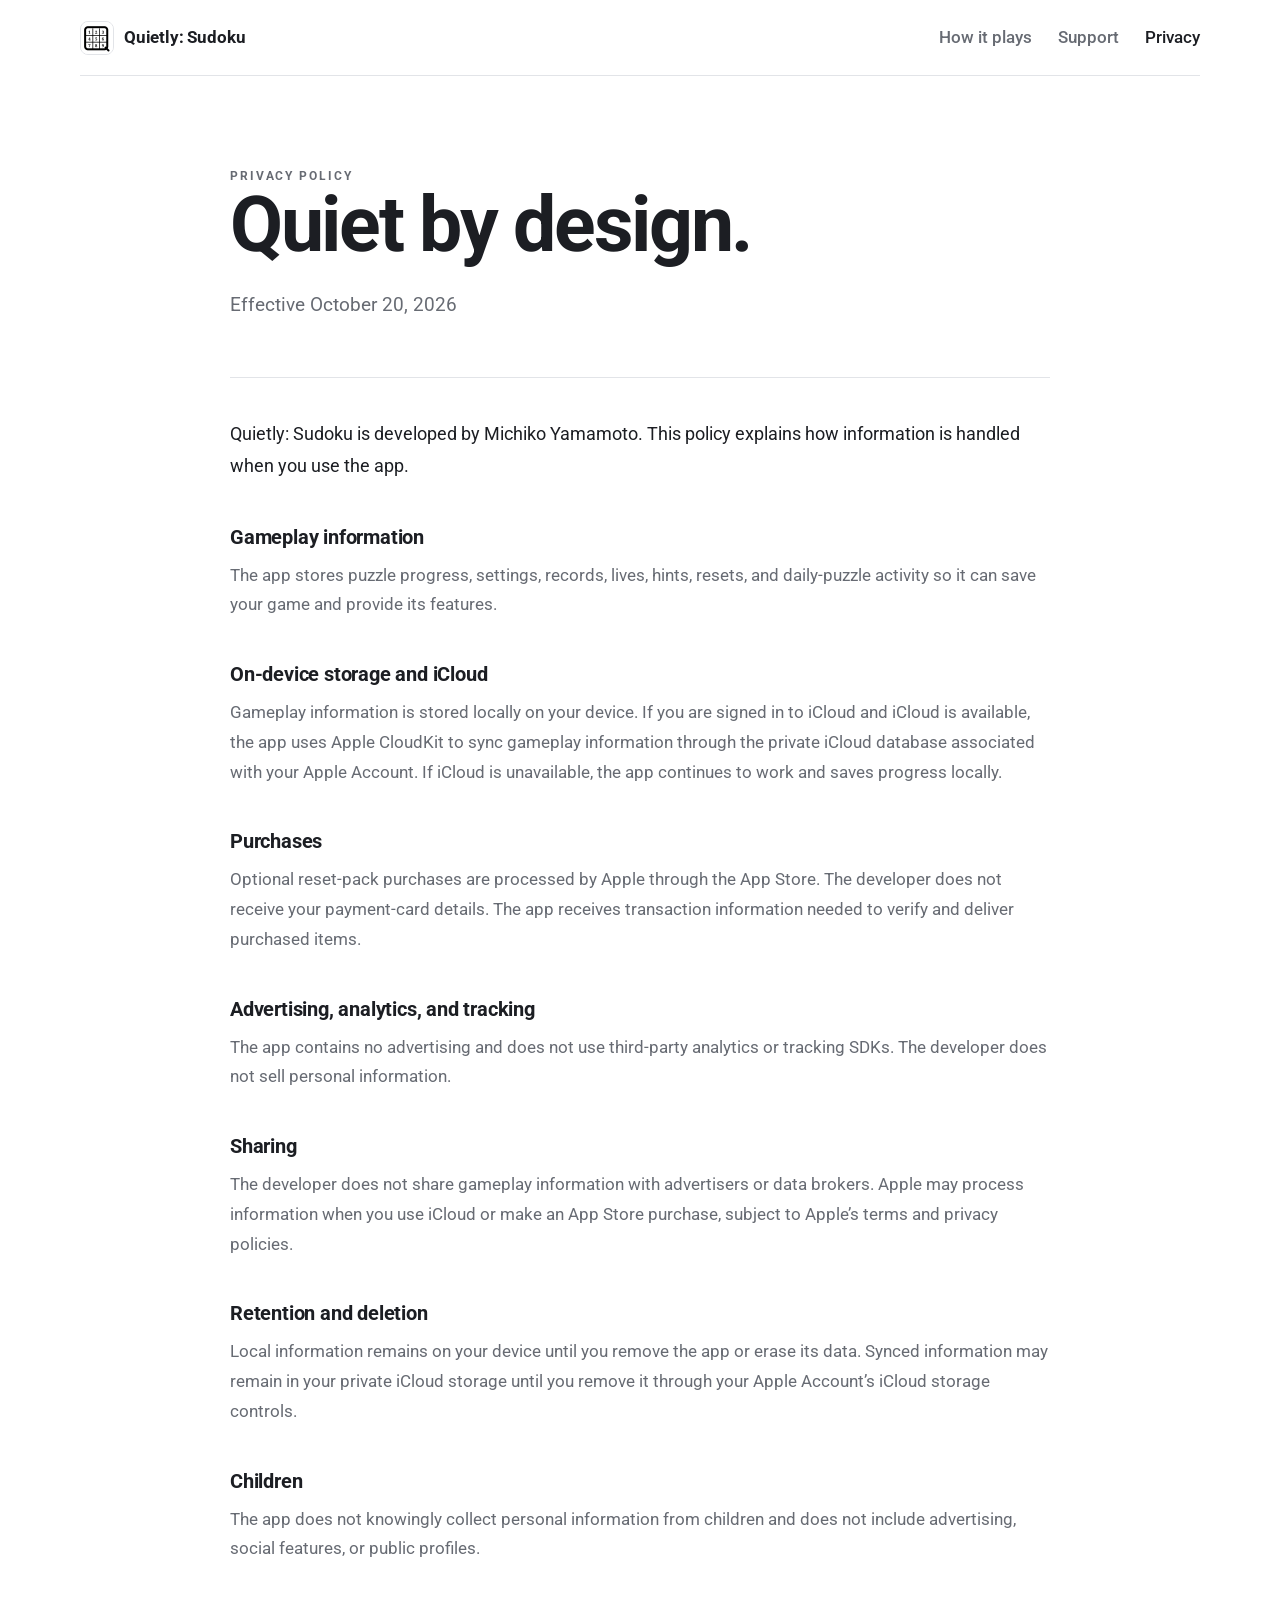
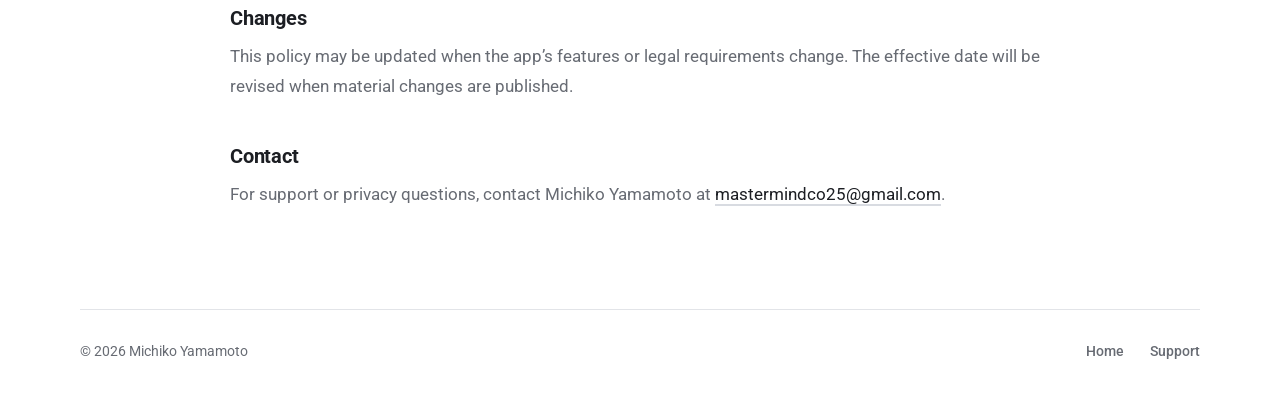
<file: privacy/index.html>
<!doctype html>
<html lang="en">
<head>
  <meta charset="utf-8">
  <meta name="viewport" content="width=device-width, initial-scale=1">
  <meta name="description" content="Privacy Policy for Quietly: Sudoku.">
  <title>Privacy Policy — Quietly: Sudoku</title>
  <link rel="icon" href="../assets/quietly-mark.png">
  <link rel="preconnect" href="https://fonts.googleapis.com">
  <link rel="preconnect" href="https://fonts.gstatic.com" crossorigin>
  <link rel="stylesheet" href="https://fonts.googleapis.com/css2?family=Noto+Serif:ital,wght@0,400;0,600;1,400&family=Roboto:wght@400;500;700&display=swap">
  <link rel="stylesheet" href="../styles.css">
</head>
<body>
  <nav class="shell"><a class="brand" href="../"><img src="../assets/quietly-mark.png" alt=""><span>Quietly: Sudoku</span></a><div><a class="nav-how" href="../#how">How it plays</a><a href="../support/">Support</a><a aria-current="page" href="./">Privacy</a></div></nav>
  <main class="text-page policy shell">
    <header><p class="eyebrow">PRIVACY POLICY</p><h1>Quiet by design.</h1><p class="intro">Effective October 20, 2026</p></header>
    <section>
      <p>Quietly: Sudoku is developed by Michiko Yamamoto. This policy explains how information is handled when you use the app.</p>
      <h2>Gameplay information</h2><p>The app stores puzzle progress, settings, records, lives, hints, resets, and daily-puzzle activity so it can save your game and provide its features.</p>
      <h2>On-device storage and iCloud</h2><p>Gameplay information is stored locally on your device. If you are signed in to iCloud and iCloud is available, the app uses Apple CloudKit to sync gameplay information through the private iCloud database associated with your Apple Account. If iCloud is unavailable, the app continues to work and saves progress locally.</p>
      <h2>Purchases</h2><p>Optional reset-pack purchases are processed by Apple through the App Store. The developer does not receive your payment-card details. The app receives transaction information needed to verify and deliver purchased items.</p>
      <h2>Advertising, analytics, and tracking</h2><p>The app contains no advertising and does not use third-party analytics or tracking SDKs. The developer does not sell personal information.</p>
      <h2>Sharing</h2><p>The developer does not share gameplay information with advertisers or data brokers. Apple may process information when you use iCloud or make an App Store purchase, subject to Apple’s terms and privacy policies.</p>
      <h2>Retention and deletion</h2><p>Local information remains on your device until you remove the app or erase its data. Synced information may remain in your private iCloud storage until you remove it through your Apple Account’s iCloud storage controls.</p>
      <h2>Children</h2><p>The app does not knowingly collect personal information from children and does not include advertising, social features, or public profiles.</p>
      <h2>Changes</h2><p>This policy may be updated when the app’s features or legal requirements change. The effective date will be revised when material changes are published.</p>
      <h2>Contact</h2><p>For support or privacy questions, contact Michiko Yamamoto at <a href="mailto:mastermindco25@gmail.com">mastermindco25@gmail.com</a>.</p>
    </section>
  </main>
  <footer class="shell"><span>© 2026 Michiko Yamamoto</span><div><a href="../">Home</a><a href="../support/">Support</a></div></footer>
</body>
</html>
</file>
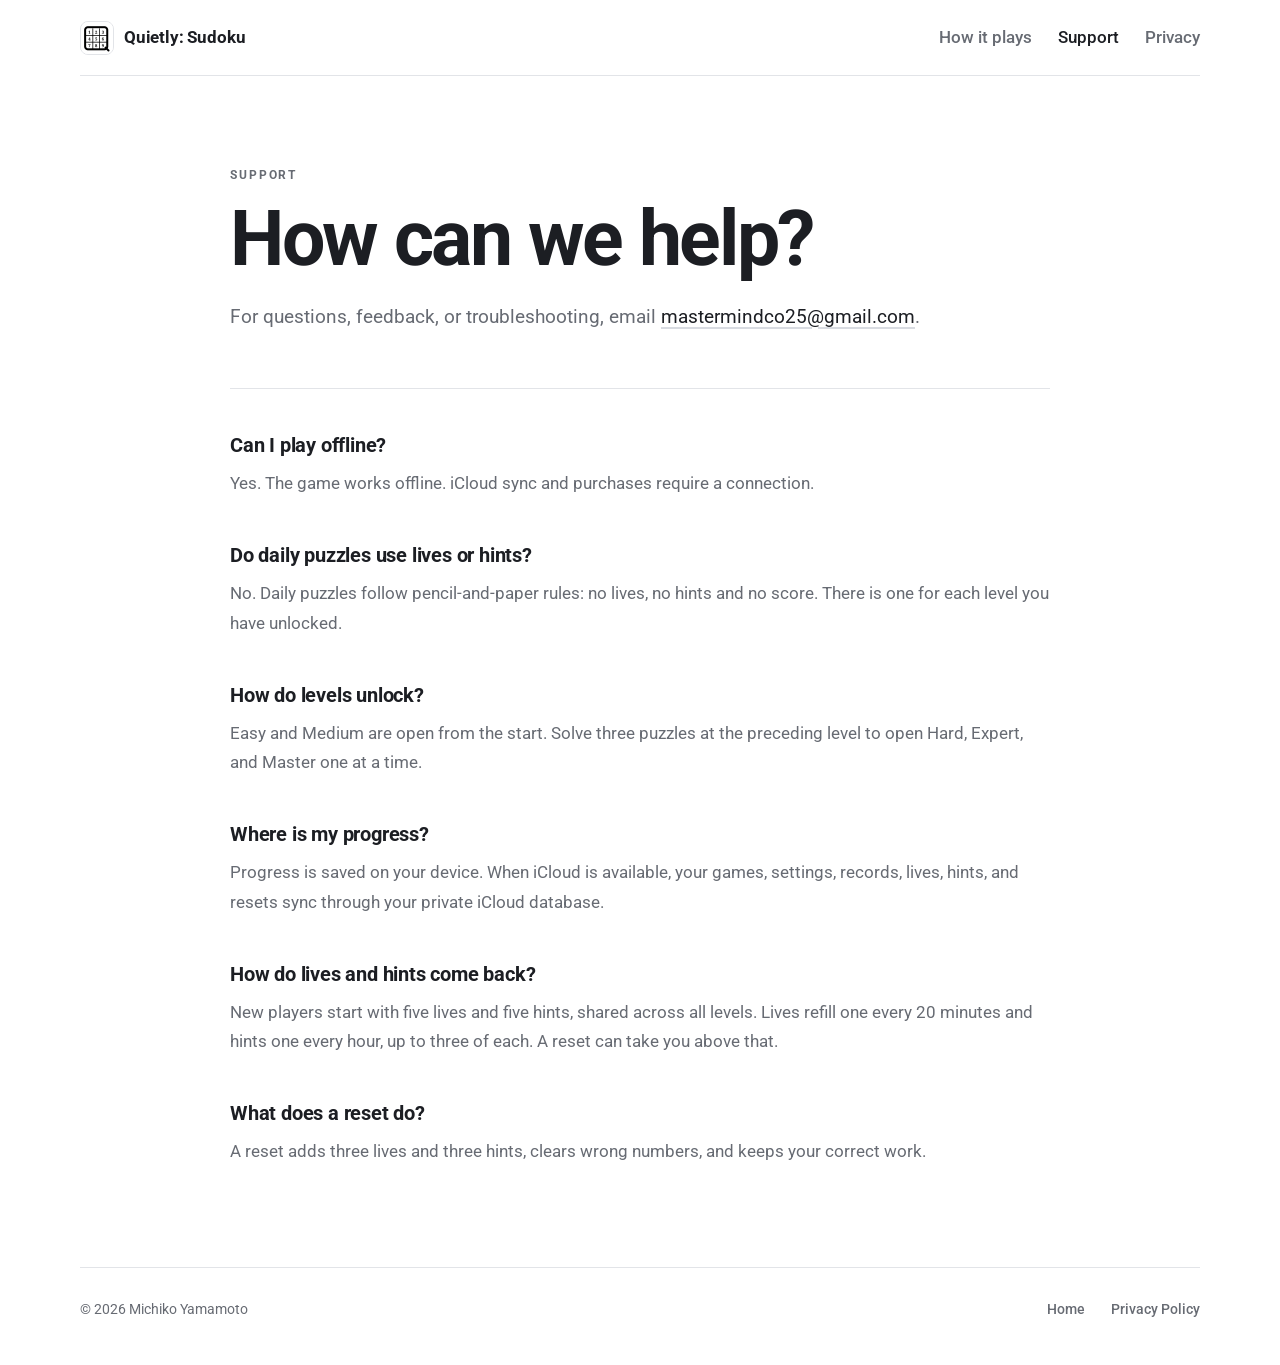
<file: support/index.html>
<!doctype html>
<html lang="en">
<head>
  <meta charset="utf-8">
  <meta name="viewport" content="width=device-width, initial-scale=1">
  <meta name="description" content="Support for Quietly: Sudoku.">
  <title>Support — Quietly: Sudoku</title>
  <link rel="icon" href="../assets/quietly-mark.png">
  <link rel="preconnect" href="https://fonts.googleapis.com">
  <link rel="preconnect" href="https://fonts.gstatic.com" crossorigin>
  <link rel="stylesheet" href="https://fonts.googleapis.com/css2?family=Noto+Serif:ital,wght@0,400;0,600;1,400&family=Roboto:wght@400;500;700&display=swap">
  <link rel="stylesheet" href="../styles.css">
</head>
<body>
  <nav class="shell"><a class="brand" href="../"><img src="../assets/quietly-mark.png" alt=""><span>Quietly: Sudoku</span></a><div><a class="nav-how" href="../#how">How it plays</a><a aria-current="page" href="./">Support</a><a href="../privacy/">Privacy</a></div></nav>
  <main class="text-page shell">
    <header><p class="eyebrow">SUPPORT</p><h1>How can we help?</h1><p class="intro">For questions, feedback, or troubleshooting, email <a href="mailto:mastermindco25@gmail.com?subject=Quietly%3A%20Sudoku%20Support">mastermindco25@gmail.com</a>.</p></header>
    <section class="faq">
      <article><h2>Can I play offline?</h2><p>Yes. The game works offline. iCloud sync and purchases require a connection.</p></article>
      <article><h2>Do daily puzzles use lives or hints?</h2><p>No. Daily puzzles follow pencil-and-paper rules: no lives, no hints and no score. There is one for each level you have unlocked.</p></article>
      <article><h2>How do levels unlock?</h2><p>Easy and Medium are open from the start. Solve three puzzles at the preceding level to open Hard, Expert, and Master one at a time.</p></article>
      <article><h2>Where is my progress?</h2><p>Progress is saved on your device. When iCloud is available, your games, settings, records, lives, hints, and resets sync through your private iCloud database.</p></article>
      <article><h2>How do lives and hints come back?</h2><p>New players start with five lives and five hints, shared across all levels. Lives refill one every 20 minutes and hints one every hour, up to three of each. A reset can take you above that.</p></article>
      <article><h2>What does a reset do?</h2><p>A reset adds three lives and three hints, clears wrong numbers, and keeps your correct work.</p></article>
    </section>
  </main>
  <footer class="shell"><span>© 2026 Michiko Yamamoto</span><div><a href="../">Home</a><a href="../privacy/">Privacy Policy</a></div></footer>
</body>
</html>
</file>
<file: styles.css>
:root{
  color-scheme:light;
  --bg:#FFFFFF;--surface:#FFFFFF;--ink:#1C1E23;--muted:#676B73;
  --thin:#D8DBE1;--border:#E2E4E8;--accent:#3A3A3C;
  --serif:"Noto Serif",Georgia,serif;
  --sans:Roboto,-apple-system,BlinkMacSystemFont,"Segoe UI",sans-serif;
}
*{box-sizing:border-box}
html{scroll-behavior:smooth}
body{margin:0;background:var(--bg);color:var(--ink);font-family:var(--sans);font-size:17px;line-height:1.6;-webkit-font-smoothing:antialiased}
img{max-width:100%}
a{color:var(--ink);text-decoration-color:var(--thin);text-underline-offset:4px;text-decoration-thickness:1.5px}
a:hover{text-decoration-color:var(--ink)}
:focus-visible{outline:2px solid var(--ink);outline-offset:3px}
.shell{width:min(1120px,calc(100% - 40px));margin-inline:auto}

/* Nav & footer */
nav{height:76px;display:flex;align-items:center;justify-content:space-between;border-bottom:1px solid var(--border)}
nav div,footer div{display:flex;gap:26px;white-space:nowrap}
nav div a,footer a{color:var(--muted);text-decoration:none;font-weight:500}
nav div a:hover,nav div a[aria-current],footer a:hover{color:var(--ink)}
.brand{display:flex;align-items:center;gap:10px;color:var(--ink);text-decoration:none;font-weight:700;letter-spacing:-.01em}
.brand img{width:34px;height:34px;border-radius:8px;background:#fff;border:1px solid var(--border)}
footer a{display:inline-block;padding:10px 0}
footer{display:flex;justify-content:space-between;align-items:center;padding:20px 0 34px;border-top:1px solid var(--border);color:var(--muted);font-size:.9rem}

/* Type */
.eyebrow{margin:0 0 16px;color:var(--muted);font-size:.74rem;font-weight:700;letter-spacing:.16em;text-transform:uppercase}
h1,h2,h3{font-weight:700;letter-spacing:-.03em;color:var(--ink)}
h1 em,h2 em{font-family:var(--serif);font-style:italic;font-weight:400;letter-spacing:-.02em}
.lede{max-width:560px;margin:26px 0 0;color:var(--muted);font-size:clamp(1.1rem,1.8vw,1.3rem);line-height:1.6}
.section{padding:100px 0;border-top:1px solid var(--border)}
.section-heading{display:grid;grid-template-columns:1.1fr .9fr;gap:60px;align-items:end;margin-bottom:52px}
.section-heading h2{margin:0;font-size:clamp(2.3rem,5vw,3.8rem);line-height:1.02}
.section-heading>p{margin:0;color:var(--muted);font-size:1.1rem}
.section-heading.solo{grid-template-columns:1fr}

/* Hero */
.hero{padding:88px 0 96px}
.hero-copy{display:grid;grid-template-columns:1fr 1fr;gap:28px 72px;align-items:end;margin-bottom:64px}
.hero-copy .lede{margin-top:0}
.hero h1{margin:0;font-size:clamp(3.2rem,7.4vw,5.8rem);line-height:.96}
.pills{display:flex;flex-wrap:wrap;gap:8px;margin-top:30px;padding:0;list-style:none}
.pills li{border:1px solid var(--thin);border-radius:999px;padding:7px 14px;background:var(--surface);font-weight:500;font-size:.88rem}
.soon{display:inline-flex;align-items:center;gap:10px;margin:34px 0 0;padding:10px 16px;border:1px solid var(--thin);border-radius:999px;background:var(--surface);color:var(--ink);font-weight:500;font-size:.92rem}
.soon::before{content:"";width:8px;height:8px;border-radius:50%;background:var(--accent)}

/* How it plays */
.steps{display:grid;grid-template-columns:repeat(4,minmax(0,1fr));gap:0;margin:0;padding:0;list-style:none;counter-reset:step;border-top:2px solid var(--ink)}
.steps li{padding:26px 26px 6px 0;counter-increment:step}
.steps li+li{padding-left:26px;border-left:1px solid var(--border)}
.steps li::before{content:counter(step);display:block;font:400 2.4rem/1 var(--serif);margin-bottom:22px}
.steps h3{margin:0 0 8px;font-size:1.15rem;letter-spacing:-.01em}
.steps p{margin:0;color:var(--muted);font-size:.98rem}

/* Features */
.feature-grid{display:grid;grid-template-columns:repeat(3,minmax(0,1fr));gap:1px;background:var(--border);border:1px solid var(--border);border-radius:18px;overflow:hidden}
.feature-grid article{padding:30px 30px 34px;background:var(--surface)}
.feature-grid h3{margin:0 0 10px;font-size:1.2rem;letter-spacing:-.01em}
.feature-grid p{margin:0;color:var(--muted);font-size:.98rem}
.glyph{display:grid;place-items:center;width:40px;height:40px;margin-bottom:28px;border:1.5px solid var(--ink);border-radius:9px;font:400 1.15rem/1 var(--serif)}

/* Screenshot carousel */
.carousel{padding:26px;background:var(--surface);border:1px solid var(--border);border-radius:24px}
.carousel-tabs{display:flex;justify-content:center;gap:4px;width:max-content;margin:0 auto 24px;padding:4px;border-radius:999px;background:var(--bg);border:1px solid var(--border)}
.carousel-tabs button{appearance:none;padding:8px 20px;border:0;border-radius:999px;background:transparent;color:var(--muted);font:inherit;font-size:.92rem;font-weight:500;cursor:pointer}
.carousel-tabs button.active{background:var(--accent);color:#fff}
.carousel-stage{display:grid;grid-template-columns:52px minmax(0,1fr) 52px;gap:16px;align-items:center}
.carousel-stage figure{min-width:0;margin:0}
.carousel-image{display:grid;place-items:center;min-height:620px;background:var(--bg);border-radius:14px;padding:20px}
.carousel-image img{display:block;width:auto;height:auto;max-width:100%;max-height:720px;object-fit:contain;border-radius:10px;box-shadow:0 18px 40px -22px rgba(28,30,35,.4)}
.carousel-stage figcaption{display:grid;grid-template-columns:auto 1fr auto;gap:14px;align-items:center;padding:16px 4px 0}
.carousel-platform{padding:4px 10px;border:1px solid var(--thin);border-radius:999px;color:var(--muted);font-size:.7rem;font-weight:700;letter-spacing:.08em;text-transform:uppercase}
.carousel-title{font-size:1rem;font-weight:500}
.carousel-count{color:var(--muted);font-size:.86rem;font-variant-numeric:tabular-nums}
.carousel-arrow{display:grid;place-items:center;width:48px;height:48px;border:1px solid var(--thin);border-radius:50%;background:var(--surface);color:var(--ink);font-size:1.2rem;cursor:pointer}
.carousel-arrow:hover{border-color:var(--ink)}
.carousel-dots{display:flex;justify-content:center;flex-wrap:wrap;gap:8px;margin-top:20px}
.carousel-dots button{width:8px;height:8px;padding:0;border:0;border-radius:50%;background:var(--thin);cursor:pointer}
.carousel-dots button.active{width:26px;border-radius:999px;background:var(--ink)}

/* Requirements */
.requirements{display:grid;grid-template-columns:.9fr 1.1fr;gap:70px}
.requirements h2{margin:0;font-size:clamp(2.3rem,5vw,3.8rem);line-height:1.02}
.requirements ul{margin:0;padding:0;list-style:none;border-top:2px solid var(--ink)}
.requirements li{display:grid;grid-template-columns:130px 1fr;gap:20px;padding:18px 0;border-bottom:1px solid var(--border)}
.requirements li span{color:var(--muted)}

/* Closing */
.closing{display:flex;align-items:center;gap:48px;padding:64px;margin-bottom:100px;border-radius:24px;background:var(--surface);border:1px solid var(--border)}
.closing img{width:128px;flex:none;border-radius:28px;border:1px solid var(--border)}
.closing h2{margin:0 0 6px;font-size:clamp(2rem,4.4vw,3.2rem);line-height:1.05}
.closing p:not(.eyebrow){margin:0;color:var(--muted)}

/* Text pages (support, privacy) */
.text-page{max-width:820px;padding:90px 0 100px}
.text-page header{padding-bottom:56px;border-bottom:1px solid var(--border)}
.text-page h1{margin:0;font-size:clamp(2.8rem,6.5vw,4.8rem);line-height:1}
.text-page .intro{margin:24px 0 0;color:var(--muted);font-size:1.2rem}
.faq article,.policy section{padding-top:40px}
.faq h2,.policy h2{font-size:1.25rem;margin:0 0 8px;letter-spacing:-.01em}
.policy h2{margin-top:38px}
.faq p,.policy p{margin:0;color:var(--muted);line-height:1.75}
.policy section>p:first-child{font-size:1.15rem;color:var(--ink)}

@media(max-width:900px){
  .hero{padding:64px 0 72px}
  .hero-copy{grid-template-columns:1fr;margin-bottom:48px}
  .section-heading,.requirements{grid-template-columns:1fr;gap:22px}
  .steps{grid-template-columns:repeat(2,minmax(0,1fr))}
  .steps li:nth-child(3){padding-left:0;border-left:0}
  .feature-grid{grid-template-columns:repeat(2,minmax(0,1fr))}
  .carousel-image{min-height:500px}
}
@media(max-width:620px){
  .shell{width:calc(100% - 32px)}
  nav{height:64px}
  nav div{gap:18px}
  nav .nav-how{display:none}
  nav div a{padding:10px 0}
  .brand span{font-size:.95rem;white-space:nowrap}
  .section{padding:72px 0}
  .steps,.feature-grid{grid-template-columns:1fr}
  .feature-grid article{display:grid;grid-template-columns:40px 1fr;gap:4px 16px;padding:22px 20px}
  .feature-grid .glyph{grid-row:span 2;margin:0}
  .feature-grid h3{margin:8px 0 2px}
  .steps li,.steps li+li{padding:22px 0;border-left:0}
  .steps li+li{border-top:1px solid var(--border)}
  .carousel{padding:12px;border-radius:18px}
  .carousel-stage{grid-template-columns:1fr 1fr;gap:14px 0}
  .carousel-stage figure{grid-column:1/-1;order:-1}
  .carousel-arrow.next{justify-self:end}
  .carousel-arrow{width:44px;height:44px}
  .carousel-image{min-height:0;padding:8px}
  .carousel-image img{max-height:68vh}
  .carousel-tabs button{padding:10px 18px}
  .carousel-stage figcaption{grid-template-columns:1fr auto;gap:8px}
  .carousel-platform{grid-column:1/-1;width:max-content}
  .requirements li{grid-template-columns:100px 1fr}
  .closing{flex-direction:column;align-items:flex-start;padding:32px;gap:22px}
  .closing img{width:84px;border-radius:20px}
  .text-page{padding:64px 0}
  footer{flex-direction:column;gap:16px}
}
/* App Store call to action (post-launch) */
.cta{display:flex;flex-wrap:wrap;align-items:center;gap:14px 20px;margin-top:34px}
.closing .cta{margin-top:22px}
.cta>span{color:var(--muted);font-size:.92rem}
.store-badge{display:inline-flex;align-items:center;min-width:160px;min-height:52px;padding:7px 16px;border-radius:10px;background:#000;color:#fff;text-decoration:none;line-height:1;transition:opacity .15s}
.store-badge:hover{opacity:.82}
.store-badge>span{display:flex;flex-direction:column;gap:2px;font-size:1.08rem;font-weight:500;letter-spacing:-.02em}
.store-badge small{font-size:.63rem;font-weight:400;letter-spacing:0}
.nav-get{color:var(--ink)!important;border:1px solid var(--thin);border-radius:999px;padding:4px 14px;margin:-5px 0;background:var(--surface)}
@media(max-width:620px){.nav-get{display:none}}

@media(prefers-reduced-motion:reduce){html{scroll-behavior:auto}}

.device-carousel{padding:24px;border:1px solid var(--border);border-radius:24px;background:var(--surface)}
.device-stage{position:relative;display:grid;grid-template-columns:minmax(0,1fr);align-items:center;min-height:650px}
.device{display:grid;place-items:center;min-width:0;margin:0}
.device[hidden]{display:none}
.device img{display:block;width:auto;height:auto;max-width:100%;max-height:570px;filter:drop-shadow(0 18px 28px rgba(28,30,35,.16)) drop-shadow(0 0 1px rgba(28,30,35,.35))}
.device.ipad img{border-radius:12px}
.device figcaption{display:flex;flex-direction:column;align-items:center;margin-top:18px;text-align:center;line-height:1.3}
.device figcaption strong{font-size:1rem}
.device figcaption span{color:var(--muted);font-size:.84rem}
.device-arrow{position:absolute;top:50%;z-index:2;display:grid;place-items:center;width:48px;height:48px;border:1px solid var(--thin);border-radius:50%;background:rgba(255,255,255,.92);color:var(--ink);font-size:1.2rem;cursor:pointer;transform:translateY(-50%)}
.device-previous{left:0}
.device-next{right:0}
.device-arrow:hover{border-color:var(--ink)}
.device-dots{display:flex;justify-content:center;gap:9px;margin-top:18px}
.device-dots button{width:9px;height:9px;padding:0;border:0;border-radius:999px;background:var(--thin);cursor:pointer}
.device-dots button.active{width:28px;background:var(--ink)}
@media(max-width:620px){
  .device-carousel{padding:14px;border-radius:18px}
  .device-stage{min-height:540px}
  .device img{max-height:450px}
  .device-arrow{width:40px;height:40px}
  .device-previous{left:2px}
  .device-next{right:2px}
}
.soon-note{color:var(--ink);font-weight:500}
.soon-tag{display:inline-block;margin-left:6px;padding:1px 8px;border:1px solid var(--thin);border-radius:999px;font-style:normal;font-size:.72rem;font-weight:500;color:var(--muted);vertical-align:2px}
</file>
<file: docs/styles.css>
:root{
  color-scheme:light;
  --bg:#FFFFFF;--surface:#FFFFFF;--ink:#1C1E23;--muted:#676B73;
  --thin:#D8DBE1;--border:#E2E4E8;--accent:#3A3A3C;
  --serif:"Noto Serif",Georgia,serif;
  --sans:Roboto,-apple-system,BlinkMacSystemFont,"Segoe UI",sans-serif;
}
*{box-sizing:border-box}
html{scroll-behavior:smooth}
body{margin:0;background:var(--bg);color:var(--ink);font-family:var(--sans);font-size:17px;line-height:1.6;-webkit-font-smoothing:antialiased}
img{max-width:100%}
a{color:var(--ink);text-decoration-color:var(--thin);text-underline-offset:4px;text-decoration-thickness:1.5px}
a:hover{text-decoration-color:var(--ink)}
:focus-visible{outline:2px solid var(--ink);outline-offset:3px}
.shell{width:min(1120px,calc(100% - 40px));margin-inline:auto}

/* Nav & footer */
nav{height:76px;display:flex;align-items:center;justify-content:space-between;border-bottom:1px solid var(--border)}
nav div,footer div{display:flex;gap:26px;white-space:nowrap}
nav div a,footer a{color:var(--muted);text-decoration:none;font-weight:500}
nav div a:hover,nav div a[aria-current],footer a:hover{color:var(--ink)}
.brand{display:flex;align-items:center;gap:10px;color:var(--ink);text-decoration:none;font-weight:700;letter-spacing:-.01em}
.brand img{width:34px;height:34px;border-radius:8px;background:#fff;border:1px solid var(--border)}
footer a{display:inline-block;padding:10px 0}
footer{display:flex;justify-content:space-between;align-items:center;padding:20px 0 34px;border-top:1px solid var(--border);color:var(--muted);font-size:.9rem}

/* Type */
.eyebrow{margin:0 0 16px;color:var(--muted);font-size:.74rem;font-weight:700;letter-spacing:.16em;text-transform:uppercase}
h1,h2,h3{font-weight:700;letter-spacing:-.03em;color:var(--ink)}
h1 em,h2 em{font-family:var(--serif);font-style:italic;font-weight:400;letter-spacing:-.02em}
.lede{max-width:560px;margin:26px 0 0;color:var(--muted);font-size:clamp(1.1rem,1.8vw,1.3rem);line-height:1.6}
.section{padding:100px 0;border-top:1px solid var(--border)}
.section-heading{display:grid;grid-template-columns:1.1fr .9fr;gap:60px;align-items:end;margin-bottom:52px}
.section-heading h2{margin:0;font-size:clamp(2.3rem,5vw,3.8rem);line-height:1.02}
.section-heading>p{margin:0;color:var(--muted);font-size:1.1rem}
.section-heading.solo{grid-template-columns:1fr}

/* Hero */
.hero{padding:88px 0 96px}
.hero-copy{display:grid;grid-template-columns:1fr 1fr;gap:28px 72px;align-items:end;margin-bottom:64px}
.hero-copy .lede{margin-top:0}
.hero h1{margin:0;font-size:clamp(3.2rem,7.4vw,5.8rem);line-height:.96}
.pills{display:flex;flex-wrap:wrap;gap:8px;margin-top:30px;padding:0;list-style:none}
.pills li{border:1px solid var(--thin);border-radius:999px;padding:7px 14px;background:var(--surface);font-weight:500;font-size:.88rem}
.soon{display:inline-flex;align-items:center;gap:10px;margin:34px 0 0;padding:10px 16px;border:1px solid var(--thin);border-radius:999px;background:var(--surface);color:var(--ink);font-weight:500;font-size:.92rem}
.soon::before{content:"";width:8px;height:8px;border-radius:50%;background:var(--accent)}

/* How it plays */
.steps{display:grid;grid-template-columns:repeat(4,minmax(0,1fr));gap:0;margin:0;padding:0;list-style:none;counter-reset:step;border-top:2px solid var(--ink)}
.steps li{padding:26px 26px 6px 0;counter-increment:step}
.steps li+li{padding-left:26px;border-left:1px solid var(--border)}
.steps li::before{content:counter(step);display:block;font:400 2.4rem/1 var(--serif);margin-bottom:22px}
.steps h3{margin:0 0 8px;font-size:1.15rem;letter-spacing:-.01em}
.steps p{margin:0;color:var(--muted);font-size:.98rem}

/* Features */
.feature-grid{display:grid;grid-template-columns:repeat(3,minmax(0,1fr));gap:1px;background:var(--border);border:1px solid var(--border);border-radius:18px;overflow:hidden}
.feature-grid article{padding:30px 30px 34px;background:var(--surface)}
.feature-grid h3{margin:0 0 10px;font-size:1.2rem;letter-spacing:-.01em}
.feature-grid p{margin:0;color:var(--muted);font-size:.98rem}
.glyph{display:grid;place-items:center;width:40px;height:40px;margin-bottom:28px;border:1.5px solid var(--ink);border-radius:9px;font:400 1.15rem/1 var(--serif)}

/* Screenshot carousel */
.carousel{padding:26px;background:var(--surface);border:1px solid var(--border);border-radius:24px}
.carousel-tabs{display:flex;justify-content:center;gap:4px;width:max-content;margin:0 auto 24px;padding:4px;border-radius:999px;background:var(--bg);border:1px solid var(--border)}
.carousel-tabs button{appearance:none;padding:8px 20px;border:0;border-radius:999px;background:transparent;color:var(--muted);font:inherit;font-size:.92rem;font-weight:500;cursor:pointer}
.carousel-tabs button.active{background:var(--accent);color:#fff}
.carousel-stage{display:grid;grid-template-columns:52px minmax(0,1fr) 52px;gap:16px;align-items:center}
.carousel-stage figure{min-width:0;margin:0}
.carousel-image{display:grid;place-items:center;min-height:620px;background:var(--bg);border-radius:14px;padding:20px}
.carousel-image img{display:block;width:auto;height:auto;max-width:100%;max-height:720px;object-fit:contain;border-radius:10px;box-shadow:0 18px 40px -22px rgba(28,30,35,.4)}
.carousel-stage figcaption{display:grid;grid-template-columns:auto 1fr auto;gap:14px;align-items:center;padding:16px 4px 0}
.carousel-platform{padding:4px 10px;border:1px solid var(--thin);border-radius:999px;color:var(--muted);font-size:.7rem;font-weight:700;letter-spacing:.08em;text-transform:uppercase}
.carousel-title{font-size:1rem;font-weight:500}
.carousel-count{color:var(--muted);font-size:.86rem;font-variant-numeric:tabular-nums}
.carousel-arrow{display:grid;place-items:center;width:48px;height:48px;border:1px solid var(--thin);border-radius:50%;background:var(--surface);color:var(--ink);font-size:1.2rem;cursor:pointer}
.carousel-arrow:hover{border-color:var(--ink)}
.carousel-dots{display:flex;justify-content:center;flex-wrap:wrap;gap:8px;margin-top:20px}
.carousel-dots button{width:8px;height:8px;padding:0;border:0;border-radius:50%;background:var(--thin);cursor:pointer}
.carousel-dots button.active{width:26px;border-radius:999px;background:var(--ink)}

/* Requirements */
.requirements{display:grid;grid-template-columns:.9fr 1.1fr;gap:70px}
.requirements h2{margin:0;font-size:clamp(2.3rem,5vw,3.8rem);line-height:1.02}
.requirements ul{margin:0;padding:0;list-style:none;border-top:2px solid var(--ink)}
.requirements li{display:grid;grid-template-columns:130px 1fr;gap:20px;padding:18px 0;border-bottom:1px solid var(--border)}
.requirements li span{color:var(--muted)}

/* Closing */
.closing{display:flex;align-items:center;gap:48px;padding:64px;margin-bottom:100px;border-radius:24px;background:var(--surface);border:1px solid var(--border)}
.closing img{width:128px;flex:none;border-radius:28px;border:1px solid var(--border)}
.closing h2{margin:0 0 6px;font-size:clamp(2rem,4.4vw,3.2rem);line-height:1.05}
.closing p:not(.eyebrow){margin:0;color:var(--muted)}

/* Text pages (support, privacy) */
.text-page{max-width:820px;padding:90px 0 100px}
.text-page header{padding-bottom:56px;border-bottom:1px solid var(--border)}
.text-page h1{margin:0;font-size:clamp(2.8rem,6.5vw,4.8rem);line-height:1}
.text-page .intro{margin:24px 0 0;color:var(--muted);font-size:1.2rem}
.faq article,.policy section{padding-top:40px}
.faq h2,.policy h2{font-size:1.25rem;margin:0 0 8px;letter-spacing:-.01em}
.policy h2{margin-top:38px}
.faq p,.policy p{margin:0;color:var(--muted);line-height:1.75}
.policy section>p:first-child{font-size:1.15rem;color:var(--ink)}

@media(max-width:900px){
  .hero{padding:64px 0 72px}
  .hero-copy{grid-template-columns:1fr;margin-bottom:48px}
  .section-heading,.requirements{grid-template-columns:1fr;gap:22px}
  .steps{grid-template-columns:repeat(2,minmax(0,1fr))}
  .steps li:nth-child(3){padding-left:0;border-left:0}
  .feature-grid{grid-template-columns:repeat(2,minmax(0,1fr))}
  .carousel-image{min-height:500px}
}
@media(max-width:620px){
  .shell{width:calc(100% - 32px)}
  nav{height:64px}
  nav div{gap:18px}
  nav .nav-how{display:none}
  nav div a{padding:10px 0}
  .brand span{font-size:.95rem;white-space:nowrap}
  .section{padding:72px 0}
  .steps,.feature-grid{grid-template-columns:1fr}
  .feature-grid article{display:grid;grid-template-columns:40px 1fr;gap:4px 16px;padding:22px 20px}
  .feature-grid .glyph{grid-row:span 2;margin:0}
  .feature-grid h3{margin:8px 0 2px}
  .steps li,.steps li+li{padding:22px 0;border-left:0}
  .steps li+li{border-top:1px solid var(--border)}
  .carousel{padding:12px;border-radius:18px}
  .carousel-stage{grid-template-columns:1fr 1fr;gap:14px 0}
  .carousel-stage figure{grid-column:1/-1;order:-1}
  .carousel-arrow.next{justify-self:end}
  .carousel-arrow{width:44px;height:44px}
  .carousel-image{min-height:0;padding:8px}
  .carousel-image img{max-height:68vh}
  .carousel-tabs button{padding:10px 18px}
  .carousel-stage figcaption{grid-template-columns:1fr auto;gap:8px}
  .carousel-platform{grid-column:1/-1;width:max-content}
  .requirements li{grid-template-columns:100px 1fr}
  .closing{flex-direction:column;align-items:flex-start;padding:32px;gap:22px}
  .closing img{width:84px;border-radius:20px}
  .text-page{padding:64px 0}
  footer{flex-direction:column;gap:16px}
}
/* App Store call to action (post-launch) */
.cta{display:flex;flex-wrap:wrap;align-items:center;gap:14px 20px;margin-top:34px}
.closing .cta{margin-top:22px}
.cta>span{color:var(--muted);font-size:.92rem}
.store-badge{display:inline-flex;align-items:center;min-width:160px;min-height:52px;padding:7px 16px;border-radius:10px;background:#000;color:#fff;text-decoration:none;line-height:1;transition:opacity .15s}
.store-badge:hover{opacity:.82}
.store-badge>span{display:flex;flex-direction:column;gap:2px;font-size:1.08rem;font-weight:500;letter-spacing:-.02em}
.store-badge small{font-size:.63rem;font-weight:400;letter-spacing:0}
.nav-get{color:var(--ink)!important;border:1px solid var(--thin);border-radius:999px;padding:4px 14px;margin:-5px 0;background:var(--surface)}
@media(max-width:620px){.nav-get{display:none}}

@media(prefers-reduced-motion:reduce){html{scroll-behavior:auto}}

.device-carousel{padding:24px;border:1px solid var(--border);border-radius:24px;background:var(--surface)}
.device-stage{position:relative;display:grid;grid-template-columns:minmax(0,1fr);align-items:center;min-height:650px}
.device{display:grid;place-items:center;min-width:0;margin:0}
.device[hidden]{display:none}
.device img{display:block;width:auto;height:auto;max-width:100%;max-height:570px;filter:drop-shadow(0 18px 28px rgba(28,30,35,.16)) drop-shadow(0 0 1px rgba(28,30,35,.35))}
.device.ipad img{border-radius:12px}
.device figcaption{display:flex;flex-direction:column;align-items:center;margin-top:18px;text-align:center;line-height:1.3}
.device figcaption strong{font-size:1rem}
.device figcaption span{color:var(--muted);font-size:.84rem}
.device-arrow{position:absolute;top:50%;z-index:2;display:grid;place-items:center;width:48px;height:48px;border:1px solid var(--thin);border-radius:50%;background:rgba(255,255,255,.92);color:var(--ink);font-size:1.2rem;cursor:pointer;transform:translateY(-50%)}
.device-previous{left:0}
.device-next{right:0}
.device-arrow:hover{border-color:var(--ink)}
.device-dots{display:flex;justify-content:center;gap:9px;margin-top:18px}
.device-dots button{width:9px;height:9px;padding:0;border:0;border-radius:999px;background:var(--thin);cursor:pointer}
.device-dots button.active{width:28px;background:var(--ink)}
@media(max-width:620px){
  .device-carousel{padding:14px;border-radius:18px}
  .device-stage{min-height:540px}
  .device img{max-height:450px}
  .device-arrow{width:40px;height:40px}
  .device-previous{left:2px}
  .device-next{right:2px}
}
.soon-note{color:var(--ink);font-weight:500}
.soon-tag{display:inline-block;margin-left:6px;padding:1px 8px;border:1px solid var(--thin);border-radius:999px;font-style:normal;font-size:.72rem;font-weight:500;color:var(--muted);vertical-align:2px}

/* Showreel */
.showreel-frame{margin:0;border-radius:20px;overflow:hidden;border:1px solid var(--border);background:#fff;box-shadow:0 30px 60px -36px rgba(28,30,35,.35)}
.showreel-frame video{display:block;width:100%;height:auto;aspect-ratio:16/9;background:#fff}
@media(max-width:620px){.showreel-frame{border-radius:14px}}
</file>
